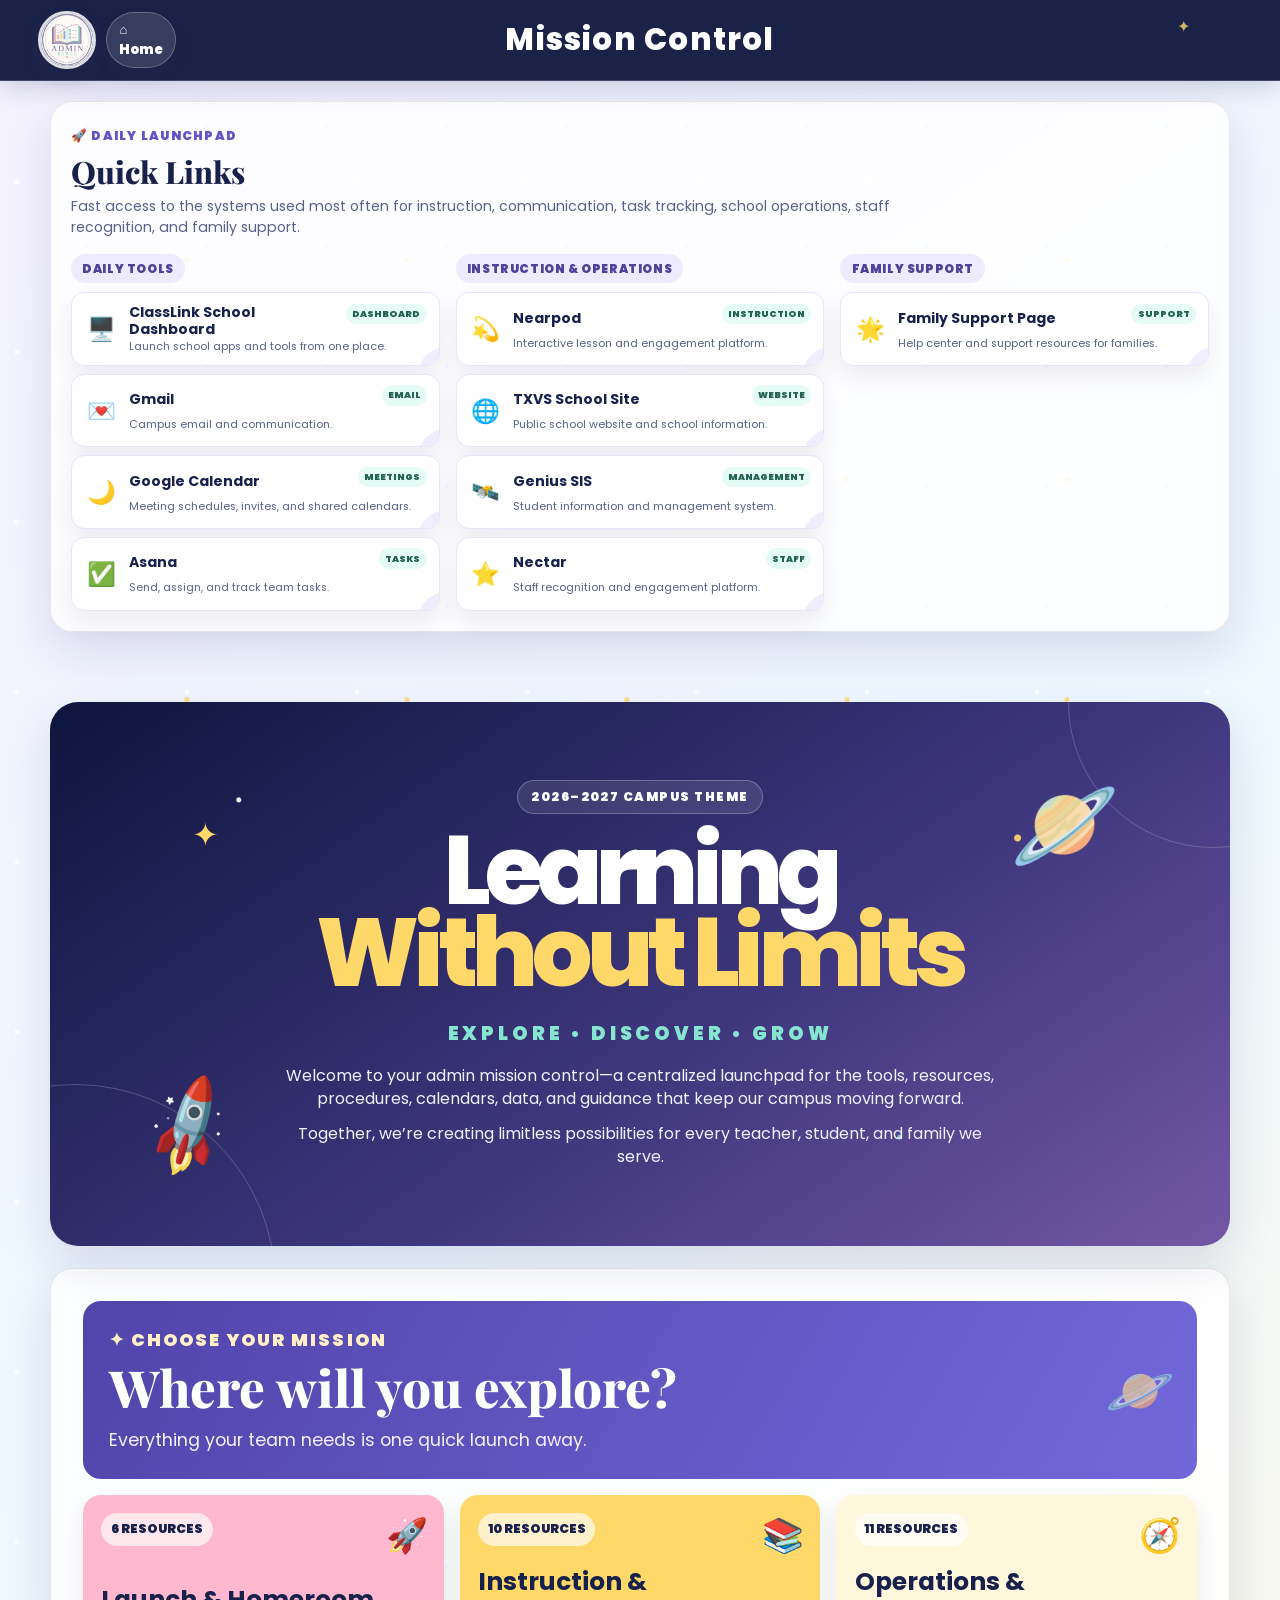
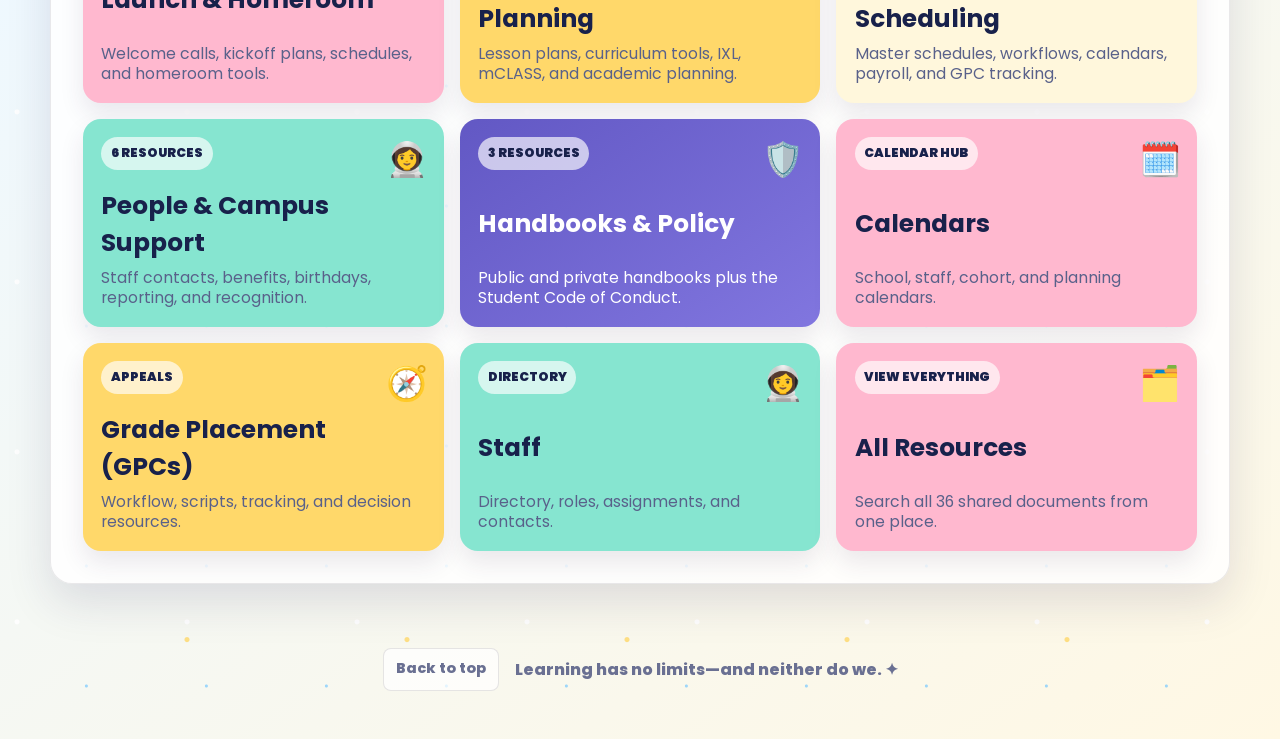
<file: index.html>
<!doctype html>
<html lang="en">
  <head>
    <meta charset="UTF-8" />
    <meta name="viewport" content="width=device-width, initial-scale=1.0" />
    <title>Learning Without Limits | Admin Mission Control</title>
    <link rel="preconnect" href="https://fonts.googleapis.com" />
    <link rel="preconnect" href="https://fonts.gstatic.com" crossorigin />
    <link href="https://fonts.googleapis.com/css2?family=Playfair+Display:wght@700;800&family=Poppins:wght@400;500;600;700;800;900&display=swap" rel="stylesheet" />
    <link rel="stylesheet" href="styles.css" />
  </head>
  <body>
    <header class="site-header" id="home"><div class="brand-group"><a class="brand" href="#home" aria-label="Admin Bible Site home"><img src="assets/admin-bible-logo.png" alt="Admin Bible logo" /></a><a class="home-pill" href="#home">⌂ Home</a></div><div class="header-welcome">Mission Control</div><div class="header-spacer" aria-hidden="true"></div></header>

    <main>
      <section class="hero" aria-labelledby="welcome-title">
        <div class="hero-grid">
          <section class="welcome-card">
            <div class="space-orbit" aria-hidden="true"><span class="orbit-star">✦</span><span class="orbit-planet">🪐</span><span class="orbit-rocket">🚀</span></div>
            <p class="mission-label">2026–2027 Campus Theme</p>
            <h1 class="theme-title" id="welcome-title">Learning<br><em>Without Limits</em></h1>
            <p class="theme-kicker">Explore • Discover • Grow</p>
            <div class="welcome-copy"><p>Welcome to your admin mission control—a centralized launchpad for the tools, resources, procedures, calendars, data, and guidance that keep our campus moving forward.</p><p>Together, we’re creating limitless possibilities for every teacher, student, and family we serve.</p></div>
          </section>

          <section class="tab-board" aria-label="Campus site tabs">
            <div class="board-heading">
              <p class="eyebrow">✦ Choose Your Mission</p>
              <h2>Where will you explore?</h2>
              <p>Everything your team needs is one quick launch away.</p>
            </div>

            <div class="tabs-grid">
              <a class="tab-card tab-pink" href="resources.html#launch-homeroom">
                <i aria-hidden="true">🚀</i><span>6 resources</span>
                <strong>Launch & Homeroom</strong>
                <small>Welcome calls, kickoff plans, schedules, and homeroom tools.</small>
              </a>
              <a class="tab-card tab-yellow" href="resources.html#instruction-planning">
                <i aria-hidden="true">📚</i><span>10 resources</span>
                <strong>Instruction & Planning</strong>
                <small>Lesson plans, curriculum tools, IXL, mCLASS, and academic planning.</small>
              </a>
              <a class="tab-card tab-cream" href="resources.html#operations-scheduling">
                <i aria-hidden="true">🧭</i><span>11 resources</span>
                <strong>Operations & Scheduling</strong>
                <small>Master schedules, workflows, calendars, payroll, and GPC tracking.</small>
              </a>
              <a class="tab-card tab-mint" href="resources.html#people-support">
                <i aria-hidden="true">👩‍🚀</i><span>6 resources</span>
                <strong>People & Campus Support</strong>
                <small>Staff contacts, benefits, birthdays, reporting, and recognition.</small>
              </a>
              <a class="tab-card tab-purple" href="resources.html#handbooks-policy">
                <i aria-hidden="true">🛡️</i><span>3 resources</span>
                <strong>Handbooks & Policy</strong>
                <small>Public and private handbooks plus the Student Code of Conduct.</small>
              </a>
              <a class="tab-card tab-pink" href="calendars.html">
                <i aria-hidden="true">🗓️</i><span>Calendar hub</span>
                <strong>Calendars</strong>
                <small>School, staff, cohort, and planning calendars.</small>
              </a>
              <a class="tab-card tab-yellow" href="gpcs.html">
                <i aria-hidden="true">🧭</i><span>Appeals</span>
                <strong>Grade Placement (GPCs)</strong>
                <small>Workflow, scripts, tracking, and decision resources.</small>
              </a>
              <a class="tab-card tab-mint" href="staff.html">
                <i aria-hidden="true">👩‍🚀</i><span>Directory</span>
                <strong>Staff</strong>
                <small>Directory, roles, assignments, and contacts.</small>
              </a>
              <a class="tab-card tab-pink" href="resources.html">
                <i aria-hidden="true">🗂️</i><span>View everything</span>
                <strong>All Resources</strong>
                <small>Search all 36 shared documents from one place.</small>
              </a>
            </div>
          </section>
        </div>
      </section>

      <section class="section homepage-quick-links" aria-labelledby="quick-links-title">
        <div class="section-title">
          <span>🚀 Daily Launchpad</span>
          <h2 id="quick-links-title">Quick Links</h2>
          <p>Fast access to the systems used most often for instruction, communication, task tracking, school operations, staff recognition, and family support.</p>
        </div>

        <div class="quick-link-group">
          <h3>Daily Tools</h3>
          <div class="quick-link-grid">
            <a href="https://login.classlink.com/my/txvs" target="_blank" rel="noopener"><i>🖥️</i><span>Dashboard</span><strong>ClassLink School Dashboard</strong><small>Launch school apps and tools from one place.</small></a>
            <a href="https://mail.google.com/" target="_blank" rel="noopener"><i>💌</i><span>Email</span><strong>Gmail</strong><small>Campus email and communication.</small></a>
            <a href="https://calendar.google.com/" target="_blank" rel="noopener"><i>🌙</i><span>Meetings</span><strong>Google Calendar</strong><small>Meeting schedules, invites, and shared calendars.</small></a>
            <a href="https://app.asana.com/" target="_blank" rel="noopener"><i>✅</i><span>Tasks</span><strong>Asana</strong><small>Send, assign, and track team tasks.</small></a>
          </div>
        </div>

        <div class="quick-link-group">
          <h3>Instruction & Operations</h3>
          <div class="quick-link-grid">
            <a href="https://nearpod.com/" target="_blank" rel="noopener"><i>💫</i><span>Instruction</span><strong>Nearpod</strong><small>Interactive lesson and engagement platform.</small></a>
            <a href="https://www.txvs.org/" target="_blank" rel="noopener"><i>🌐</i><span>Website</span><strong>TXVS School Site</strong><small>Public school website and school information.</small></a>
            <a href="https://stellarvirtual.geniussis.com/Dashboard.aspx" target="_blank" rel="noopener"><i>🛰️</i><span>Management</span><strong>Genius SIS</strong><small>Student information and management system.</small></a>
            <a href="https://app.nectarhr.com/login" target="_blank" rel="noopener"><i>⭐</i><span>Staff</span><strong>Nectar</strong><small>Staff recognition and engagement platform.</small></a>
          </div>
        </div>

        <div class="quick-link-group">
          <h3>Family Support</h3>
          <div class="quick-link-grid quick-link-grid-feature">
            <a href="https://support.txvs.org/s/" target="_blank" rel="noopener"><i>🌟</i><span>Support</span><strong>Family Support Page</strong><small>Help center and support resources for families.</small></a>
          </div>
        </div>
      </section>
    </main>

    <footer>
      <a href="#home">Back to top</a>
      <p>Learning has no limits—and neither do we. ✦</p>
    </footer>
  </body>
</html>
</file>
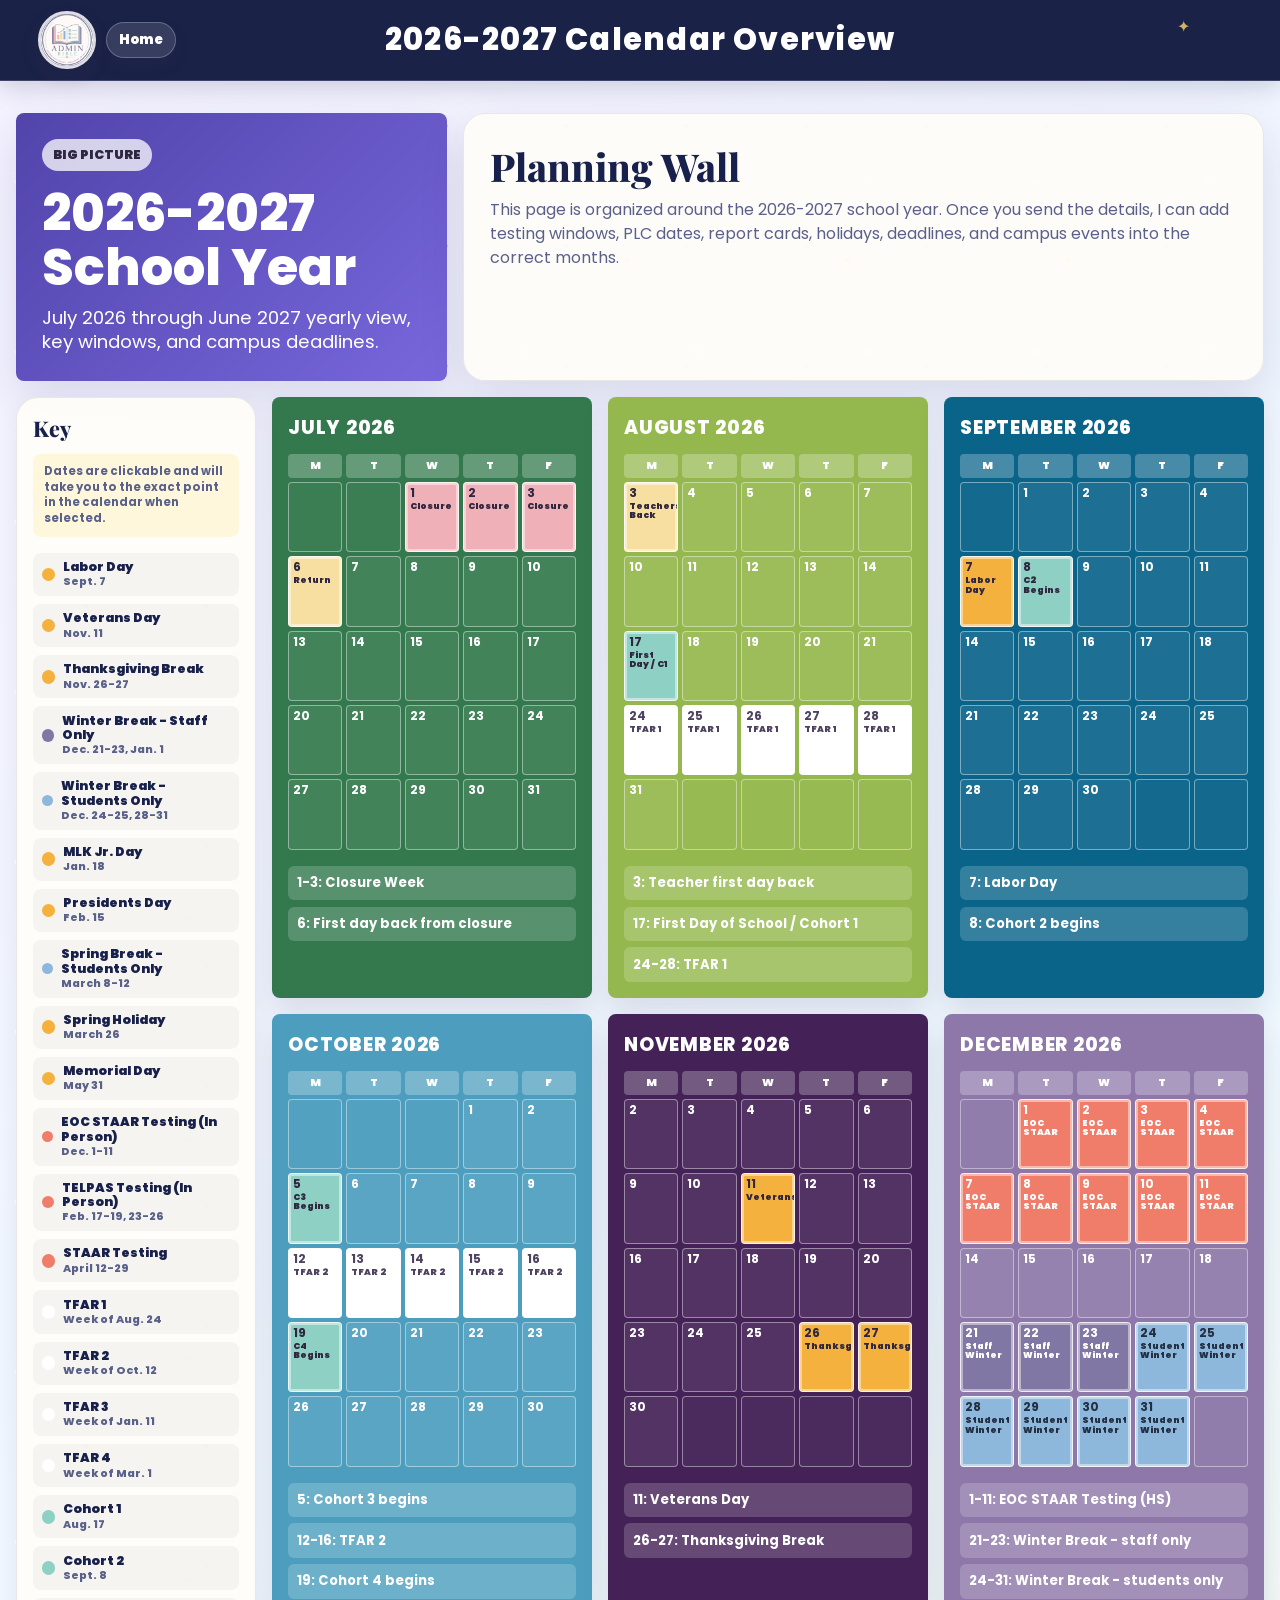
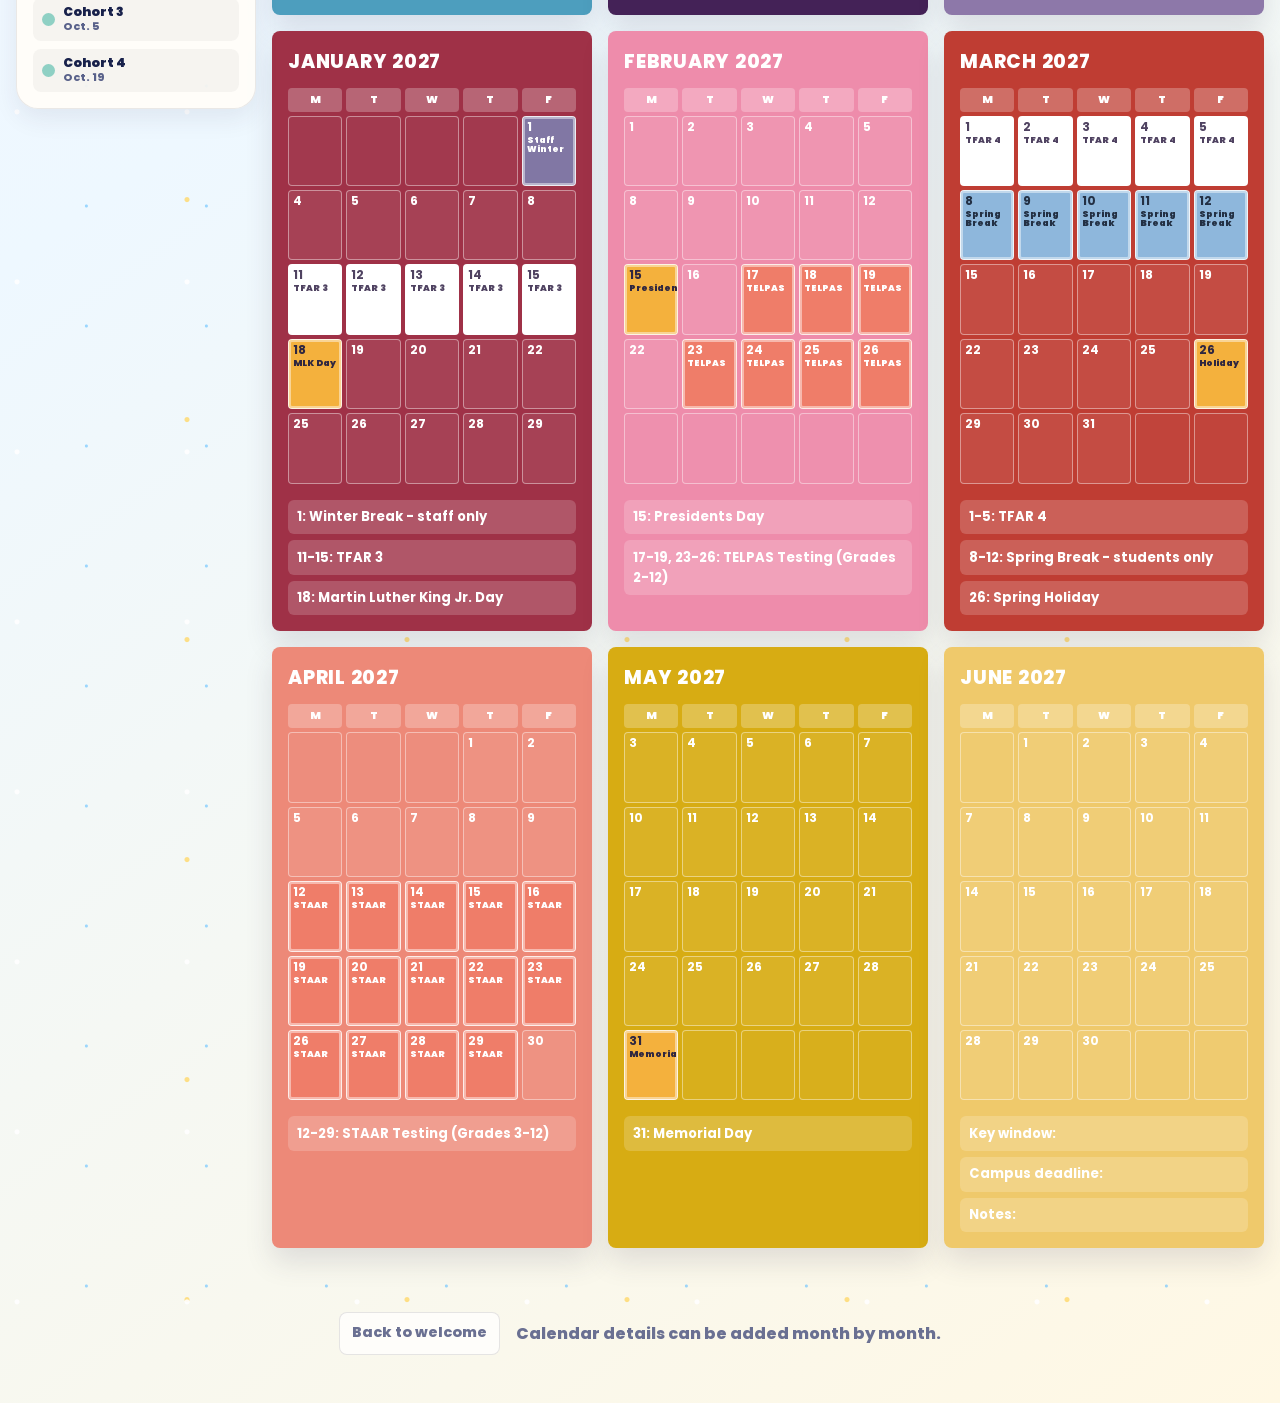
<file: calendar-overview.html>
<!doctype html>
<html lang="en">
  <head>
    <meta charset="UTF-8" />
    <meta name="viewport" content="width=device-width, initial-scale=1.0" />
    <title>2026-2027 Calendar Overview | Admin Bible Site</title>
    <link rel="preconnect" href="https://fonts.googleapis.com" />
    <link rel="preconnect" href="https://fonts.gstatic.com" crossorigin />
    <link href="https://fonts.googleapis.com/css2?family=Playfair+Display:wght@700;800&family=Poppins:wght@400;500;600;700;800;900&display=swap" rel="stylesheet" />
    <link rel="stylesheet" href="styles.css" />
  </head>
  <body>
    <header class="site-header" id="home">
      <div class="brand-group"><a class="brand" href="index.html" aria-label="Admin Bible Site home"><img src="assets/admin-bible-logo.png" alt="Admin Bible logo" /></a><a class="home-pill" href="index.html">Home</a></div>
      <div class="header-welcome">2026-2027 Calendar Overview</div>
      <div class="header-spacer" aria-hidden="true"></div>
    </header>

    <main class="calendar-overview-page">
      <section class="overview-hero">
        <div class="overview-intro-card">
          <span>Big Picture</span>
          <h1>2026-2027 School Year</h1>
          <p>July 2026 through June 2027 yearly view, key windows, and campus deadlines.</p>
        </div>
        <div class="overview-helper">
          <h2>Planning Wall</h2>
          <p>This page is organized around the 2026-2027 school year. Once you send the details, I can add testing windows, PLC dates, report cards, holidays, deadlines, and campus events into the correct months.</p>
        </div>
      </section>

      <section class="calendar-workspace">
        <aside class="calendar-key" aria-label="Clickable calendar key">
          <h2>Key</h2>
          <p class="key-note">Dates are clickable and will take you to the exact point in the calendar when selected.</p>
          <a href="#labor-day"><b class="legend-dot dayoff"></b><span>Labor Day<br><small>Sept. 7</small></span></a>
          <a href="#veterans-day"><b class="legend-dot dayoff"></b><span>Veterans Day<br><small>Nov. 11</small></span></a>
          <a href="#thanksgiving-break"><b class="legend-dot dayoff"></b><span>Thanksgiving Break<br><small>Nov. 26-27</small></span></a>
          <a href="#winter-staff"><b class="legend-dot staffonly"></b><span>Winter Break - Staff Only<br><small>Dec. 21-23, Jan. 1</small></span></a>
          <a href="#winter-students"><b class="legend-dot studentonly"></b><span>Winter Break - Students Only<br><small>Dec. 24-25, 28-31</small></span></a>
          <a href="#mlk-day"><b class="legend-dot dayoff"></b><span>MLK Jr. Day<br><small>Jan. 18</small></span></a>
          <a href="#presidents-day"><b class="legend-dot dayoff"></b><span>Presidents Day<br><small>Feb. 15</small></span></a>
          <a href="#spring-break"><b class="legend-dot studentonly"></b><span>Spring Break - Students Only<br><small>March 8-12</small></span></a>
          <a href="#spring-holiday"><b class="legend-dot dayoff"></b><span>Spring Holiday<br><small>March 26</small></span></a>
          <a href="#memorial-day"><b class="legend-dot dayoff"></b><span>Memorial Day<br><small>May 31</small></span></a>
          <a href="#eoc-staar"><b class="legend-dot testing"></b><span>EOC STAAR Testing (In Person)<br><small>Dec. 1-11</small></span></a>
          <a href="#telpas"><b class="legend-dot testing"></b><span>TELPAS Testing (In Person)<br><small>Feb. 17-19, 23-26</small></span></a>
          <a href="#staar"><b class="legend-dot testing"></b><span>STAAR Testing<br><small>April 12-29</small></span></a>
          <a href="#tfar-1"><b class="legend-dot benchmark"></b><span>TFAR 1<br><small>Week of Aug. 24</small></span></a>
          <a href="#tfar-2"><b class="legend-dot benchmark"></b><span>TFAR 2<br><small>Week of Oct. 12</small></span></a>
          <a href="#tfar-3"><b class="legend-dot benchmark"></b><span>TFAR 3<br><small>Week of Jan. 11</small></span></a>
          <a href="#tfar-4"><b class="legend-dot benchmark"></b><span>TFAR 4<br><small>Week of Mar. 1</small></span></a>
          <a href="#cohort-1"><b class="legend-dot cohort"></b><span>Cohort 1<br><small>Aug. 17</small></span></a>
          <a href="#cohort-2"><b class="legend-dot cohort"></b><span>Cohort 2<br><small>Sept. 8</small></span></a>
          <a href="#cohort-3"><b class="legend-dot cohort"></b><span>Cohort 3<br><small>Oct. 5</small></span></a>
          <a href="#cohort-4"><b class="legend-dot cohort"></b><span>Cohort 4<br><small>Oct. 19</small></span></a>
        </aside>
        <section class="year-wall" aria-label="2026-2027 school year weekday calendar overview">
          <article class="month-card m-jul" id="july-2026">
            <h3>JULY 2026</h3>
            <div class="mini-calendar weekday-only" aria-label="July 2026 weekday planning grid">
              <span class="weekday">M</span><span class="weekday">T</span><span class="weekday">W</span><span class="weekday">T</span><span class="weekday">F</span><span class="empty"></span><span class="empty"></span><span class="date-cell event-day closure" title="Closure Week" id="closure-week"><b>1</b><em>Closure</em></span><span class="date-cell event-day closure" title="Closure Week"><b>2</b><em>Closure</em></span><span class="date-cell event-day closure" title="Closure Week"><b>3</b><em>Closure</em></span><span class="date-cell event-day return" title="First day back from closure" id="closure-return"><b>6</b><em>Return</em></span><span class="date-cell"><b>7</b></span><span class="date-cell"><b>8</b></span><span class="date-cell"><b>9</b></span><span class="date-cell"><b>10</b></span><span class="date-cell"><b>13</b></span><span class="date-cell"><b>14</b></span><span class="date-cell"><b>15</b></span><span class="date-cell"><b>16</b></span><span class="date-cell"><b>17</b></span><span class="date-cell"><b>20</b></span><span class="date-cell"><b>21</b></span><span class="date-cell"><b>22</b></span><span class="date-cell"><b>23</b></span><span class="date-cell"><b>24</b></span><span class="date-cell"><b>27</b></span><span class="date-cell"><b>28</b></span><span class="date-cell"><b>29</b></span><span class="date-cell"><b>30</b></span><span class="date-cell"><b>31</b></span>
            </div>
            <div class="month-notes">
              <p>1-3: Closure Week</p><p>6: First day back from closure</p>
            </div>
          </article>
<article class="month-card m-aug" id="august-2026">
            <h3>AUGUST 2026</h3>
            <div class="mini-calendar weekday-only" aria-label="August 2026 weekday planning grid">
              <span class="weekday">M</span><span class="weekday">T</span><span class="weekday">W</span><span class="weekday">T</span><span class="weekday">F</span><span class="date-cell event-day teacher" title="Teacher first day back" id="teacher-return"><b>3</b><em>Teachers Back</em></span><span class="date-cell"><b>4</b></span><span class="date-cell"><b>5</b></span><span class="date-cell"><b>6</b></span><span class="date-cell"><b>7</b></span><span class="date-cell"><b>10</b></span><span class="date-cell"><b>11</b></span><span class="date-cell"><b>12</b></span><span class="date-cell"><b>13</b></span><span class="date-cell"><b>14</b></span><span class="date-cell event-day cohort" title="First Day of School / Cohort 1" id="cohort-1"><b>17</b><em>First Day / C1</em></span><span class="date-cell"><b>18</b></span><span class="date-cell"><b>19</b></span><span class="date-cell"><b>20</b></span><span class="date-cell"><b>21</b></span><span class="date-cell event-day benchmark" title="TFAR 1" id="tfar-1"><b>24</b><em>TFAR 1</em></span><span class="date-cell event-day benchmark" title="TFAR 1"><b>25</b><em>TFAR 1</em></span><span class="date-cell event-day benchmark" title="TFAR 1"><b>26</b><em>TFAR 1</em></span><span class="date-cell event-day benchmark" title="TFAR 1"><b>27</b><em>TFAR 1</em></span><span class="date-cell event-day benchmark" title="TFAR 1"><b>28</b><em>TFAR 1</em></span><span class="date-cell"><b>31</b></span><span class="empty"></span><span class="empty"></span><span class="empty"></span><span class="empty"></span>
            </div>
            <div class="month-notes">
              <p>3: Teacher first day back</p><p>17: First Day of School / Cohort 1</p><p>24-28: TFAR 1</p>
            </div>
          </article>
<article class="month-card m-sep" id="september-2026">
            <h3>SEPTEMBER 2026</h3>
            <div class="mini-calendar weekday-only" aria-label="September 2026 weekday planning grid">
              <span class="weekday">M</span><span class="weekday">T</span><span class="weekday">W</span><span class="weekday">T</span><span class="weekday">F</span><span class="empty"></span><span class="date-cell"><b>1</b></span><span class="date-cell"><b>2</b></span><span class="date-cell"><b>3</b></span><span class="date-cell"><b>4</b></span><span class="date-cell event-day dayoff" title="Labor Day" id="labor-day"><b>7</b><em>Labor Day</em></span><span class="date-cell event-day cohort" title="Cohort 2 begins" id="cohort-2"><b>8</b><em>C2 Begins</em></span><span class="date-cell"><b>9</b></span><span class="date-cell"><b>10</b></span><span class="date-cell"><b>11</b></span><span class="date-cell"><b>14</b></span><span class="date-cell"><b>15</b></span><span class="date-cell"><b>16</b></span><span class="date-cell"><b>17</b></span><span class="date-cell"><b>18</b></span><span class="date-cell"><b>21</b></span><span class="date-cell"><b>22</b></span><span class="date-cell"><b>23</b></span><span class="date-cell"><b>24</b></span><span class="date-cell"><b>25</b></span><span class="date-cell"><b>28</b></span><span class="date-cell"><b>29</b></span><span class="date-cell"><b>30</b></span><span class="empty"></span><span class="empty"></span>
            </div>
            <div class="month-notes">
              <p>7: Labor Day</p><p>8: Cohort 2 begins</p>
            </div>
          </article>
<article class="month-card m-oct" id="october-2026">
            <h3>OCTOBER 2026</h3>
            <div class="mini-calendar weekday-only" aria-label="October 2026 weekday planning grid">
              <span class="weekday">M</span><span class="weekday">T</span><span class="weekday">W</span><span class="weekday">T</span><span class="weekday">F</span><span class="empty"></span><span class="empty"></span><span class="empty"></span><span class="date-cell"><b>1</b></span><span class="date-cell"><b>2</b></span><span class="date-cell event-day cohort" title="Cohort 3 begins" id="cohort-3"><b>5</b><em>C3 Begins</em></span><span class="date-cell"><b>6</b></span><span class="date-cell"><b>7</b></span><span class="date-cell"><b>8</b></span><span class="date-cell"><b>9</b></span><span class="date-cell event-day benchmark" title="TFAR 2" id="tfar-2"><b>12</b><em>TFAR 2</em></span><span class="date-cell event-day benchmark" title="TFAR 2"><b>13</b><em>TFAR 2</em></span><span class="date-cell event-day benchmark" title="TFAR 2"><b>14</b><em>TFAR 2</em></span><span class="date-cell event-day benchmark" title="TFAR 2"><b>15</b><em>TFAR 2</em></span><span class="date-cell event-day benchmark" title="TFAR 2"><b>16</b><em>TFAR 2</em></span><span class="date-cell event-day cohort" title="Cohort 4 begins" id="cohort-4"><b>19</b><em>C4 Begins</em></span><span class="date-cell"><b>20</b></span><span class="date-cell"><b>21</b></span><span class="date-cell"><b>22</b></span><span class="date-cell"><b>23</b></span><span class="date-cell"><b>26</b></span><span class="date-cell"><b>27</b></span><span class="date-cell"><b>28</b></span><span class="date-cell"><b>29</b></span><span class="date-cell"><b>30</b></span>
            </div>
            <div class="month-notes">
              <p>5: Cohort 3 begins</p><p>12-16: TFAR 2</p><p>19: Cohort 4 begins</p>
            </div>
          </article>
<article class="month-card m-nov" id="november-2026">
            <h3>NOVEMBER 2026</h3>
            <div class="mini-calendar weekday-only" aria-label="November 2026 weekday planning grid">
              <span class="weekday">M</span><span class="weekday">T</span><span class="weekday">W</span><span class="weekday">T</span><span class="weekday">F</span><span class="date-cell"><b>2</b></span><span class="date-cell"><b>3</b></span><span class="date-cell"><b>4</b></span><span class="date-cell"><b>5</b></span><span class="date-cell"><b>6</b></span><span class="date-cell"><b>9</b></span><span class="date-cell"><b>10</b></span><span class="date-cell event-day dayoff" title="Veterans Day" id="veterans-day"><b>11</b><em>Veterans</em></span><span class="date-cell"><b>12</b></span><span class="date-cell"><b>13</b></span><span class="date-cell"><b>16</b></span><span class="date-cell"><b>17</b></span><span class="date-cell"><b>18</b></span><span class="date-cell"><b>19</b></span><span class="date-cell"><b>20</b></span><span class="date-cell"><b>23</b></span><span class="date-cell"><b>24</b></span><span class="date-cell"><b>25</b></span><span class="date-cell event-day dayoff" title="Thanksgiving Break" id="thanksgiving-break"><b>26</b><em>Thanksgiving</em></span><span class="date-cell event-day dayoff" title="Thanksgiving Break"><b>27</b><em>Thanksgiving</em></span><span class="date-cell"><b>30</b></span><span class="empty"></span><span class="empty"></span><span class="empty"></span><span class="empty"></span>
            </div>
            <div class="month-notes">
              <p>11: Veterans Day</p><p>26-27: Thanksgiving Break</p>
            </div>
          </article>
<article class="month-card m-dec" id="december-2026">
            <h3>DECEMBER 2026</h3>
            <div class="mini-calendar weekday-only" aria-label="December 2026 weekday planning grid">
              <span class="weekday">M</span><span class="weekday">T</span><span class="weekday">W</span><span class="weekday">T</span><span class="weekday">F</span><span class="empty"></span><span class="date-cell event-day testing" title="EOC STAAR Testing (HS)" id="eoc-staar"><b>1</b><em>EOC STAAR</em></span><span class="date-cell event-day testing" title="EOC STAAR Testing (HS)"><b>2</b><em>EOC STAAR</em></span><span class="date-cell event-day testing" title="EOC STAAR Testing (HS)"><b>3</b><em>EOC STAAR</em></span><span class="date-cell event-day testing" title="EOC STAAR Testing (HS)"><b>4</b><em>EOC STAAR</em></span><span class="date-cell event-day testing" title="EOC STAAR Testing (HS)"><b>7</b><em>EOC STAAR</em></span><span class="date-cell event-day testing" title="EOC STAAR Testing (HS)"><b>8</b><em>EOC STAAR</em></span><span class="date-cell event-day testing" title="EOC STAAR Testing (HS)"><b>9</b><em>EOC STAAR</em></span><span class="date-cell event-day testing" title="EOC STAAR Testing (HS)"><b>10</b><em>EOC STAAR</em></span><span class="date-cell event-day testing" title="EOC STAAR Testing (HS)"><b>11</b><em>EOC STAAR</em></span><span class="date-cell"><b>14</b></span><span class="date-cell"><b>15</b></span><span class="date-cell"><b>16</b></span><span class="date-cell"><b>17</b></span><span class="date-cell"><b>18</b></span><span class="date-cell event-day staffonly" title="Winter Break - staff only" id="winter-staff"><b>21</b><em>Staff Winter</em></span><span class="date-cell event-day staffonly" title="Winter Break - staff only"><b>22</b><em>Staff Winter</em></span><span class="date-cell event-day staffonly" title="Winter Break - staff only"><b>23</b><em>Staff Winter</em></span><span class="date-cell event-day studentonly" title="Winter Break - students only" id="winter-students"><b>24</b><em>Student Winter</em></span><span class="date-cell event-day studentonly" title="Winter Break - students only"><b>25</b><em>Student Winter</em></span><span class="date-cell event-day studentonly" title="Winter Break - students only"><b>28</b><em>Student Winter</em></span><span class="date-cell event-day studentonly" title="Winter Break - students only"><b>29</b><em>Student Winter</em></span><span class="date-cell event-day studentonly" title="Winter Break - students only"><b>30</b><em>Student Winter</em></span><span class="date-cell event-day studentonly" title="Winter Break - students only"><b>31</b><em>Student Winter</em></span><span class="empty"></span>
            </div>
            <div class="month-notes">
              <p>1-11: EOC STAAR Testing (HS)</p><p>21-23: Winter Break - staff only</p><p>24-31: Winter Break - students only</p>
            </div>
          </article>
<article class="month-card m-jan" id="january-2027">
            <h3>JANUARY 2027</h3>
            <div class="mini-calendar weekday-only" aria-label="January 2027 weekday planning grid">
              <span class="weekday">M</span><span class="weekday">T</span><span class="weekday">W</span><span class="weekday">T</span><span class="weekday">F</span><span class="empty"></span><span class="empty"></span><span class="empty"></span><span class="empty"></span><span class="date-cell event-day staffonly" title="Winter Break - staff only" id="winter-staff-jan"><b>1</b><em>Staff Winter</em></span><span class="date-cell"><b>4</b></span><span class="date-cell"><b>5</b></span><span class="date-cell"><b>6</b></span><span class="date-cell"><b>7</b></span><span class="date-cell"><b>8</b></span><span class="date-cell event-day benchmark" title="TFAR 3" id="tfar-3"><b>11</b><em>TFAR 3</em></span><span class="date-cell event-day benchmark" title="TFAR 3"><b>12</b><em>TFAR 3</em></span><span class="date-cell event-day benchmark" title="TFAR 3"><b>13</b><em>TFAR 3</em></span><span class="date-cell event-day benchmark" title="TFAR 3"><b>14</b><em>TFAR 3</em></span><span class="date-cell event-day benchmark" title="TFAR 3"><b>15</b><em>TFAR 3</em></span><span class="date-cell event-day dayoff" title="Martin Luther King Jr. Day" id="mlk-day"><b>18</b><em>MLK Day</em></span><span class="date-cell"><b>19</b></span><span class="date-cell"><b>20</b></span><span class="date-cell"><b>21</b></span><span class="date-cell"><b>22</b></span><span class="date-cell"><b>25</b></span><span class="date-cell"><b>26</b></span><span class="date-cell"><b>27</b></span><span class="date-cell"><b>28</b></span><span class="date-cell"><b>29</b></span>
            </div>
            <div class="month-notes">
              <p>1: Winter Break - staff only</p><p>11-15: TFAR 3</p><p>18: Martin Luther King Jr. Day</p>
            </div>
          </article>
<article class="month-card m-feb" id="february-2027">
            <h3>FEBRUARY 2027</h3>
            <div class="mini-calendar weekday-only" aria-label="February 2027 weekday planning grid">
              <span class="weekday">M</span><span class="weekday">T</span><span class="weekday">W</span><span class="weekday">T</span><span class="weekday">F</span><span class="date-cell"><b>1</b></span><span class="date-cell"><b>2</b></span><span class="date-cell"><b>3</b></span><span class="date-cell"><b>4</b></span><span class="date-cell"><b>5</b></span><span class="date-cell"><b>8</b></span><span class="date-cell"><b>9</b></span><span class="date-cell"><b>10</b></span><span class="date-cell"><b>11</b></span><span class="date-cell"><b>12</b></span><span class="date-cell event-day dayoff" title="Presidents Day" id="presidents-day"><b>15</b><em>Presidents</em></span><span class="date-cell"><b>16</b></span><span class="date-cell event-day testing" title="TELPAS Testing (Grades 2-12)" id="telpas"><b>17</b><em>TELPAS</em></span><span class="date-cell event-day testing" title="TELPAS Testing (Grades 2-12)"><b>18</b><em>TELPAS</em></span><span class="date-cell event-day testing" title="TELPAS Testing (Grades 2-12)"><b>19</b><em>TELPAS</em></span><span class="date-cell"><b>22</b></span><span class="date-cell event-day testing" title="TELPAS Testing (Grades 2-12)"><b>23</b><em>TELPAS</em></span><span class="date-cell event-day testing" title="TELPAS Testing (Grades 2-12)"><b>24</b><em>TELPAS</em></span><span class="date-cell event-day testing" title="TELPAS Testing (Grades 2-12)"><b>25</b><em>TELPAS</em></span><span class="date-cell event-day testing" title="TELPAS Testing (Grades 2-12)"><b>26</b><em>TELPAS</em></span><span class="empty"></span><span class="empty"></span><span class="empty"></span><span class="empty"></span><span class="empty"></span>
            </div>
            <div class="month-notes">
              <p>15: Presidents Day</p><p>17-19, 23-26: TELPAS Testing (Grades 2-12)</p>
            </div>
          </article>
<article class="month-card m-mar" id="march-2027">
            <h3>MARCH 2027</h3>
            <div class="mini-calendar weekday-only" aria-label="March 2027 weekday planning grid">
              <span class="weekday">M</span><span class="weekday">T</span><span class="weekday">W</span><span class="weekday">T</span><span class="weekday">F</span><span class="date-cell event-day benchmark" title="TFAR 4" id="tfar-4"><b>1</b><em>TFAR 4</em></span><span class="date-cell event-day benchmark" title="TFAR 4"><b>2</b><em>TFAR 4</em></span><span class="date-cell event-day benchmark" title="TFAR 4"><b>3</b><em>TFAR 4</em></span><span class="date-cell event-day benchmark" title="TFAR 4"><b>4</b><em>TFAR 4</em></span><span class="date-cell event-day benchmark" title="TFAR 4"><b>5</b><em>TFAR 4</em></span><span class="date-cell event-day studentonly" title="Spring Break - students only" id="spring-break"><b>8</b><em>Spring Break</em></span><span class="date-cell event-day studentonly" title="Spring Break - students only"><b>9</b><em>Spring Break</em></span><span class="date-cell event-day studentonly" title="Spring Break - students only"><b>10</b><em>Spring Break</em></span><span class="date-cell event-day studentonly" title="Spring Break - students only"><b>11</b><em>Spring Break</em></span><span class="date-cell event-day studentonly" title="Spring Break - students only"><b>12</b><em>Spring Break</em></span><span class="date-cell"><b>15</b></span><span class="date-cell"><b>16</b></span><span class="date-cell"><b>17</b></span><span class="date-cell"><b>18</b></span><span class="date-cell"><b>19</b></span><span class="date-cell"><b>22</b></span><span class="date-cell"><b>23</b></span><span class="date-cell"><b>24</b></span><span class="date-cell"><b>25</b></span><span class="date-cell event-day dayoff" title="Spring Holiday" id="spring-holiday"><b>26</b><em>Holiday</em></span><span class="date-cell"><b>29</b></span><span class="date-cell"><b>30</b></span><span class="date-cell"><b>31</b></span><span class="empty"></span><span class="empty"></span>
            </div>
            <div class="month-notes">
              <p>1-5: TFAR 4</p><p>8-12: Spring Break - students only</p><p>26: Spring Holiday</p>
            </div>
          </article>
<article class="month-card m-apr" id="april-2027">
            <h3>APRIL 2027</h3>
            <div class="mini-calendar weekday-only" aria-label="April 2027 weekday planning grid">
              <span class="weekday">M</span><span class="weekday">T</span><span class="weekday">W</span><span class="weekday">T</span><span class="weekday">F</span><span class="empty"></span><span class="empty"></span><span class="empty"></span><span class="date-cell"><b>1</b></span><span class="date-cell"><b>2</b></span><span class="date-cell"><b>5</b></span><span class="date-cell"><b>6</b></span><span class="date-cell"><b>7</b></span><span class="date-cell"><b>8</b></span><span class="date-cell"><b>9</b></span><span class="date-cell event-day testing" title="STAAR Testing (Grades 3-12)" id="staar"><b>12</b><em>STAAR</em></span><span class="date-cell event-day testing" title="STAAR Testing (Grades 3-12)"><b>13</b><em>STAAR</em></span><span class="date-cell event-day testing" title="STAAR Testing (Grades 3-12)"><b>14</b><em>STAAR</em></span><span class="date-cell event-day testing" title="STAAR Testing (Grades 3-12)"><b>15</b><em>STAAR</em></span><span class="date-cell event-day testing" title="STAAR Testing (Grades 3-12)"><b>16</b><em>STAAR</em></span><span class="date-cell event-day testing" title="STAAR Testing (Grades 3-12)"><b>19</b><em>STAAR</em></span><span class="date-cell event-day testing" title="STAAR Testing (Grades 3-12)"><b>20</b><em>STAAR</em></span><span class="date-cell event-day testing" title="STAAR Testing (Grades 3-12)"><b>21</b><em>STAAR</em></span><span class="date-cell event-day testing" title="STAAR Testing (Grades 3-12)"><b>22</b><em>STAAR</em></span><span class="date-cell event-day testing" title="STAAR Testing (Grades 3-12)"><b>23</b><em>STAAR</em></span><span class="date-cell event-day testing" title="STAAR Testing (Grades 3-12)"><b>26</b><em>STAAR</em></span><span class="date-cell event-day testing" title="STAAR Testing (Grades 3-12)"><b>27</b><em>STAAR</em></span><span class="date-cell event-day testing" title="STAAR Testing (Grades 3-12)"><b>28</b><em>STAAR</em></span><span class="date-cell event-day testing" title="STAAR Testing (Grades 3-12)"><b>29</b><em>STAAR</em></span><span class="date-cell"><b>30</b></span>
            </div>
            <div class="month-notes">
              <p>12-29: STAAR Testing (Grades 3-12)</p>
            </div>
          </article>
<article class="month-card m-may" id="may-2027">
            <h3>MAY 2027</h3>
            <div class="mini-calendar weekday-only" aria-label="May 2027 weekday planning grid">
              <span class="weekday">M</span><span class="weekday">T</span><span class="weekday">W</span><span class="weekday">T</span><span class="weekday">F</span><span class="date-cell"><b>3</b></span><span class="date-cell"><b>4</b></span><span class="date-cell"><b>5</b></span><span class="date-cell"><b>6</b></span><span class="date-cell"><b>7</b></span><span class="date-cell"><b>10</b></span><span class="date-cell"><b>11</b></span><span class="date-cell"><b>12</b></span><span class="date-cell"><b>13</b></span><span class="date-cell"><b>14</b></span><span class="date-cell"><b>17</b></span><span class="date-cell"><b>18</b></span><span class="date-cell"><b>19</b></span><span class="date-cell"><b>20</b></span><span class="date-cell"><b>21</b></span><span class="date-cell"><b>24</b></span><span class="date-cell"><b>25</b></span><span class="date-cell"><b>26</b></span><span class="date-cell"><b>27</b></span><span class="date-cell"><b>28</b></span><span class="date-cell event-day dayoff" title="Memorial Day" id="memorial-day"><b>31</b><em>Memorial</em></span><span class="empty"></span><span class="empty"></span><span class="empty"></span><span class="empty"></span>
            </div>
            <div class="month-notes">
              <p>31: Memorial Day</p>
            </div>
          </article>
<article class="month-card m-jun" id="june-2027">
            <h3>JUNE 2027</h3>
            <div class="mini-calendar weekday-only" aria-label="June 2027 weekday planning grid">
              <span class="weekday">M</span><span class="weekday">T</span><span class="weekday">W</span><span class="weekday">T</span><span class="weekday">F</span><span class="empty"></span><span class="date-cell"><b>1</b></span><span class="date-cell"><b>2</b></span><span class="date-cell"><b>3</b></span><span class="date-cell"><b>4</b></span><span class="date-cell"><b>7</b></span><span class="date-cell"><b>8</b></span><span class="date-cell"><b>9</b></span><span class="date-cell"><b>10</b></span><span class="date-cell"><b>11</b></span><span class="date-cell"><b>14</b></span><span class="date-cell"><b>15</b></span><span class="date-cell"><b>16</b></span><span class="date-cell"><b>17</b></span><span class="date-cell"><b>18</b></span><span class="date-cell"><b>21</b></span><span class="date-cell"><b>22</b></span><span class="date-cell"><b>23</b></span><span class="date-cell"><b>24</b></span><span class="date-cell"><b>25</b></span><span class="date-cell"><b>28</b></span><span class="date-cell"><b>29</b></span><span class="date-cell"><b>30</b></span><span class="empty"></span><span class="empty"></span>
            </div>
            <div class="month-notes">
              <p>Key window:</p><p>Campus deadline:</p><p>Notes:</p>
            </div>
          </article>
        </section>
      </section>
    </main>

    <footer>
      <a href="index.html">Back to welcome</a>
      <p>Calendar details can be added month by month.</p>
    </footer>
  </body>
</html>
</file>
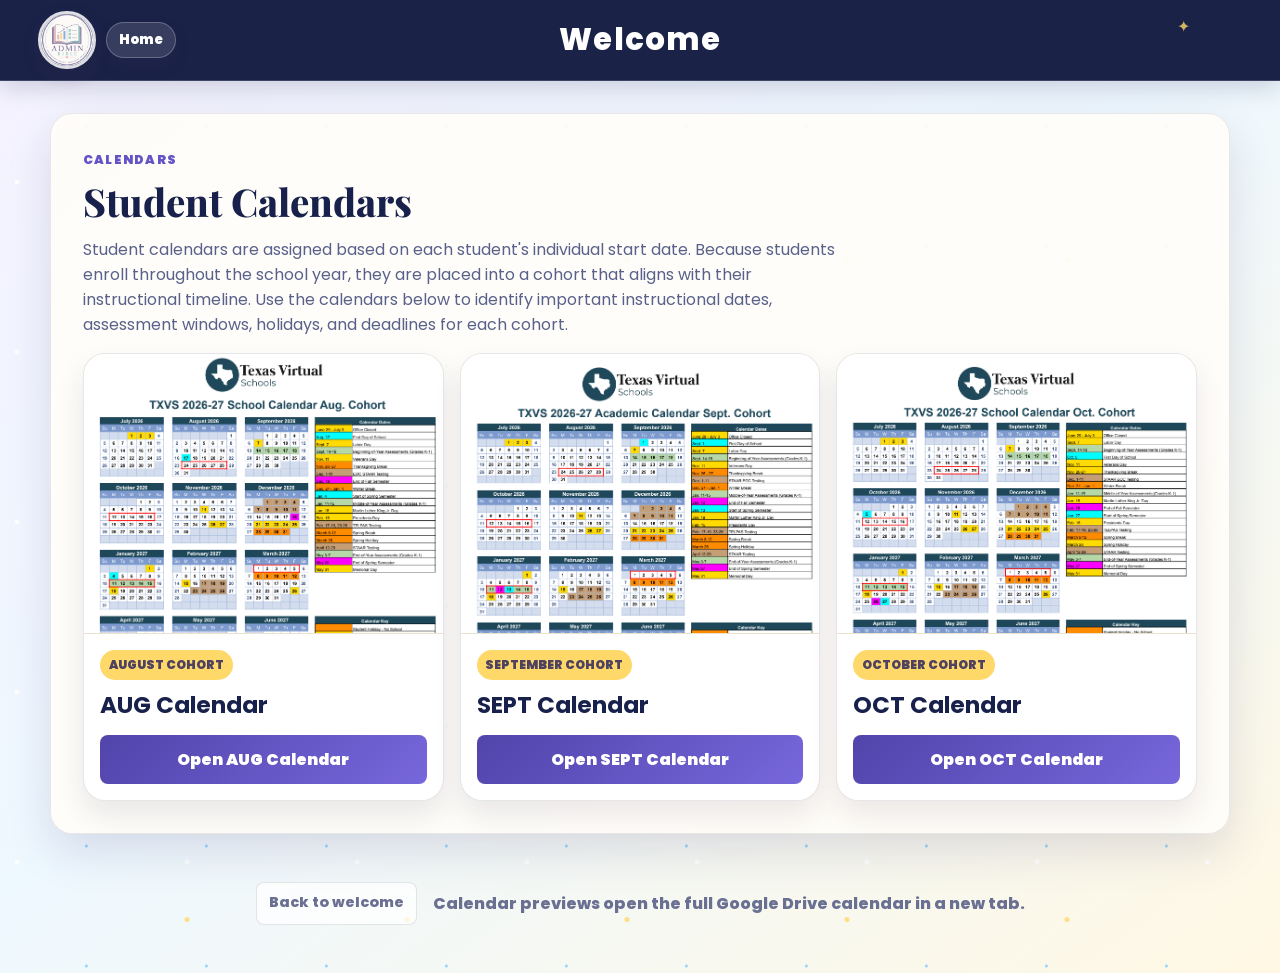
<file: calendars.html>
<!doctype html>
<html lang="en">
  <head>
    <meta charset="UTF-8" />
    <meta name="viewport" content="width=device-width, initial-scale=1.0" />
    <title>Student Calendars | Admin Bible Site</title>
    <link rel="preconnect" href="https://fonts.googleapis.com" />
    <link rel="preconnect" href="https://fonts.gstatic.com" crossorigin />
    <link href="https://fonts.googleapis.com/css2?family=Playfair+Display:wght@700;800&family=Poppins:wght@400;500;600;700;800;900&display=swap" rel="stylesheet" />
    <link rel="stylesheet" href="styles.css" />
  </head>
  <body>
    <header class="site-header" id="home"><div class="brand-group"><a class="brand" href="index.html" aria-label="Admin Bible Site home"><img src="assets/admin-bible-logo.png" alt="Admin Bible logo" /></a><a class="home-pill" href="index.html">Home</a></div><div class="header-welcome">Welcome</div><div class="header-spacer" aria-hidden="true"></div></header>
    <main class="standalone-page">
      <section class="section calendar-page" id="calendars">
        <div class="section-title">
          <span>Calendars</span>
          <h2>Student Calendars</h2>
          <p>Student calendars are assigned based on each student's individual start date. Because students enroll throughout the school year, they are placed into a cohort that aligns with their instructional timeline. Use the calendars below to identify important instructional dates, assessment windows, holidays, and deadlines for each cohort.</p>
        </div>
        <div class="calendar-preview-grid">
          <article class="calendar-card">
            <a class="calendar-image-link" href="https://drive.google.com/file/d/18uc69WyOO0QUsLQryx5c5CqkfLU69GG8/view" target="_blank" rel="noopener">
              <img src="assets/calendar-aug-cohort.png" alt="TXVS 2026-27 School Calendar Aug. Cohort" />
            </a>
            <div class="calendar-card-body">
              <span>August Cohort</span>
              <h3>AUG Calendar</h3>
              <a class="open-calendar" href="https://drive.google.com/file/d/18uc69WyOO0QUsLQryx5c5CqkfLU69GG8/view" target="_blank" rel="noopener">Open AUG Calendar</a>
            </div>
          </article>

          <article class="calendar-card">
            <a class="calendar-image-link" href="https://drive.google.com/file/d/1g6ALESA2Q4HoSKQizty0o5294tNPz-43/view" target="_blank" rel="noopener">
              <img src="assets/calendar-sept-cohort.png" alt="TXVS 2026-27 Academic Calendar Sept. Cohort" />
            </a>
            <div class="calendar-card-body">
              <span>September Cohort</span>
              <h3>SEPT Calendar</h3>
              <a class="open-calendar" href="https://drive.google.com/file/d/1g6ALESA2Q4HoSKQizty0o5294tNPz-43/view" target="_blank" rel="noopener">Open SEPT Calendar</a>
            </div>
          </article>

          <article class="calendar-card">
            <a class="calendar-image-link" href="https://drive.google.com/file/d/18fDrLK_fVZ42aev0AyzaroNiyF8uZTEl/view" target="_blank" rel="noopener">
              <img src="assets/calendar-oct-cohort.png" alt="TXVS 2026-27 School Calendar Oct. Cohort" />
            </a>
            <div class="calendar-card-body">
              <span>October Cohort</span>
              <h3>OCT Calendar</h3>
              <a class="open-calendar" href="https://drive.google.com/file/d/18fDrLK_fVZ42aev0AyzaroNiyF8uZTEl/view" target="_blank" rel="noopener">Open OCT Calendar</a>
            </div>
          </article>
        </div>
      </section>
    </main>
    <footer>
      <a href="index.html">Back to welcome</a>
      <p>Calendar previews open the full Google Drive calendar in a new tab.</p>
    </footer>
  </body>
</html>
</file>
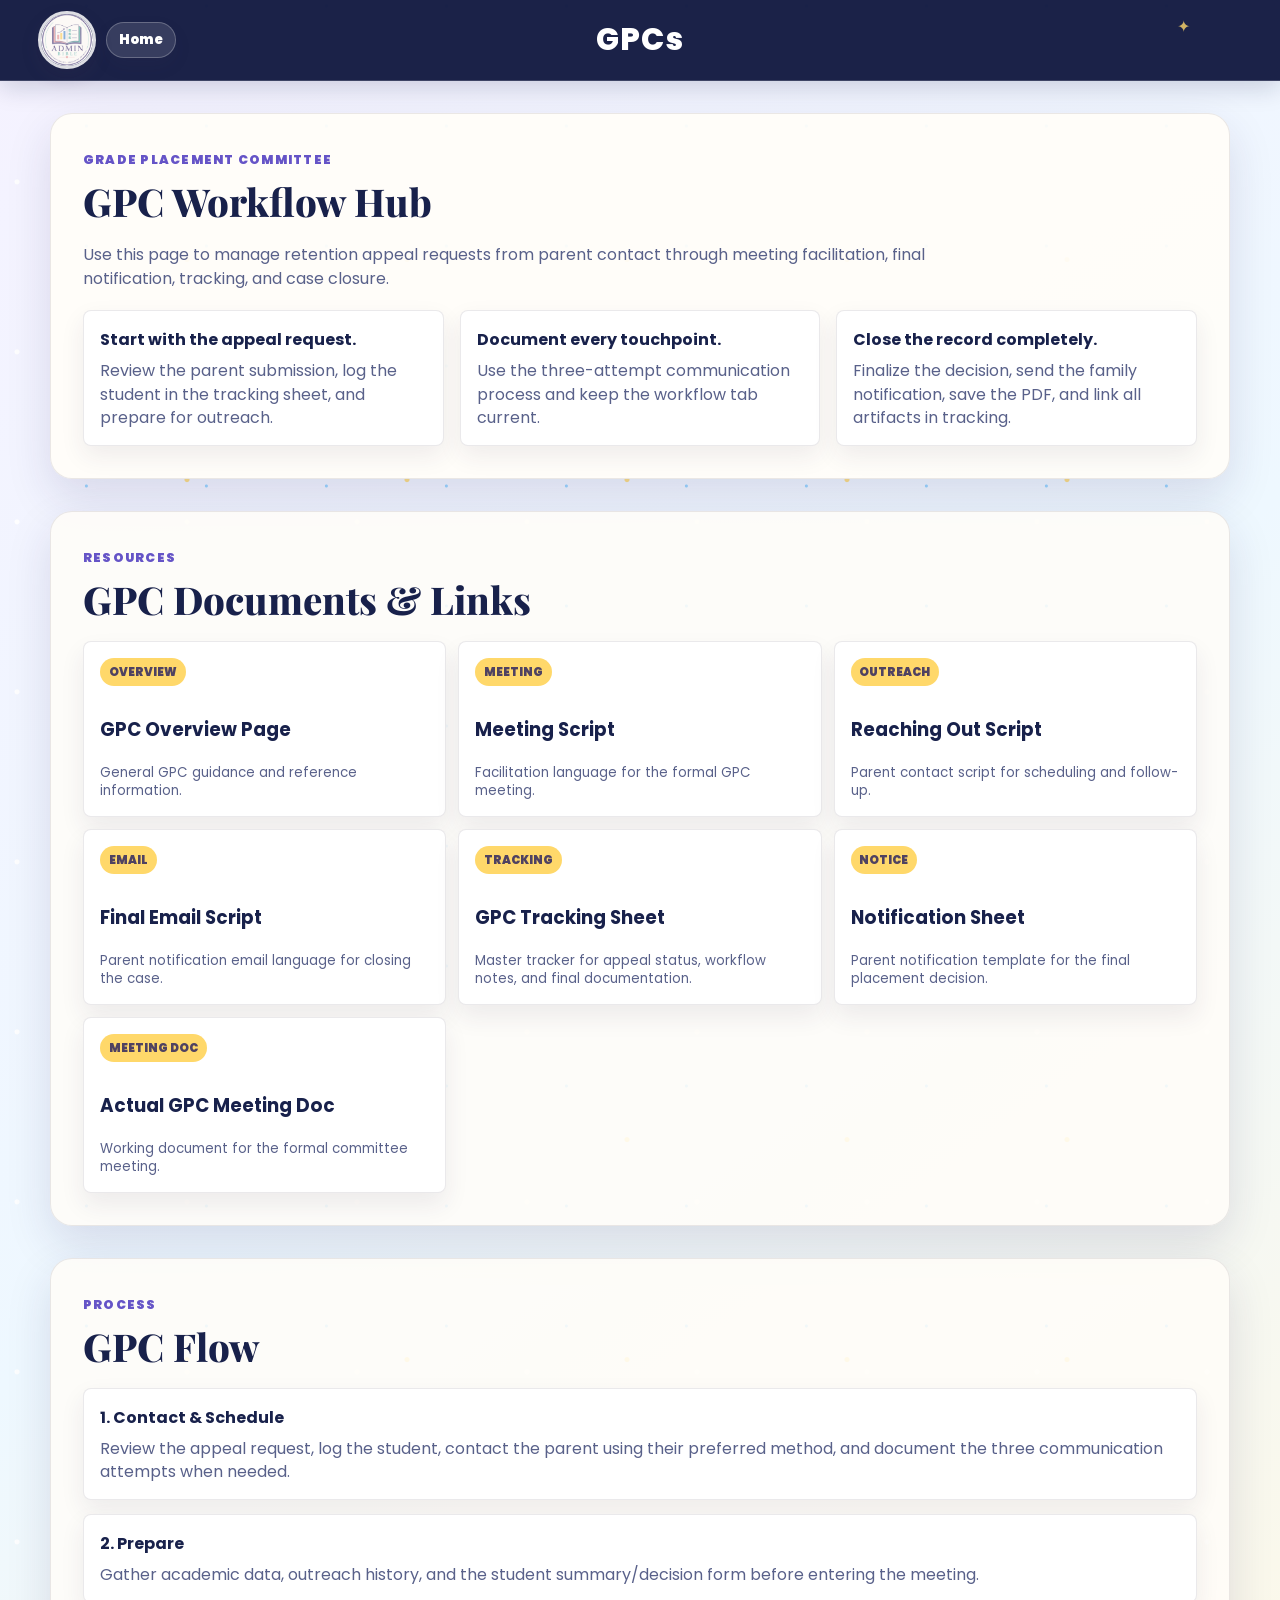
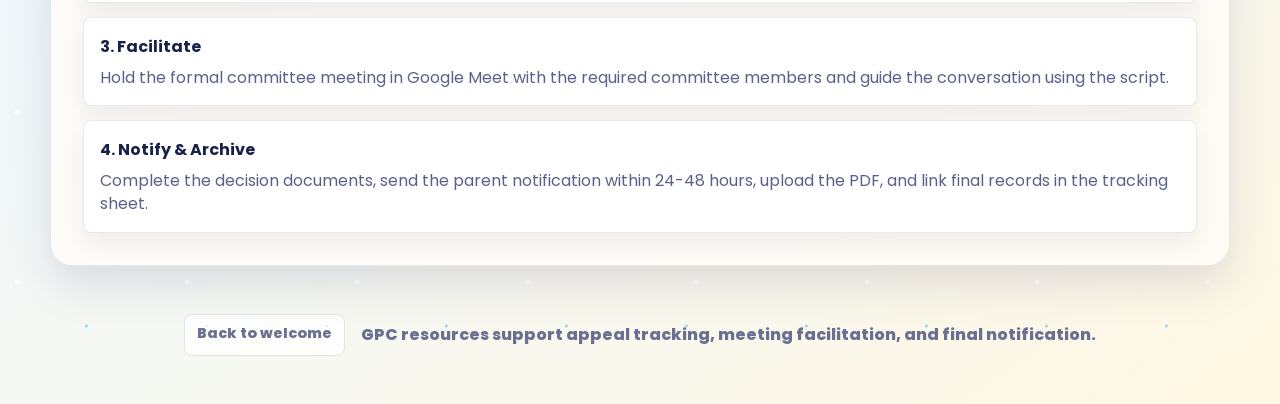
<file: gpcs.html>
<!doctype html>
<html lang="en">
  <head>
    <meta charset="UTF-8" />
    <meta name="viewport" content="width=device-width, initial-scale=1.0" />
    <title>Grade Placement (GPCs) | Admin Bible Site</title>
    <link rel="preconnect" href="https://fonts.googleapis.com" />
    <link rel="preconnect" href="https://fonts.gstatic.com" crossorigin />
    <link href="https://fonts.googleapis.com/css2?family=Playfair+Display:wght@700;800&family=Poppins:wght@400;500;600;700;800;900&display=swap" rel="stylesheet" />
    <link rel="stylesheet" href="styles.css" />
  </head>
  <body>
    <header class="site-header" id="home"><div class="brand-group"><a class="brand" href="index.html" aria-label="Admin Bible Site home"><img src="assets/admin-bible-logo.png" alt="Admin Bible logo" /></a><a class="home-pill" href="index.html">Home</a></div><div class="header-welcome">GPCs</div><div class="header-spacer" aria-hidden="true"></div></header>
    <main class="standalone-page gpc-page">
      <section class="section gpc-hero" id="gpc-overview">
        <div class="section-title">
          <span>Grade Placement Committee</span>
          <h2>GPC Workflow Hub</h2>
          <p>Use this page to manage retention appeal requests from parent contact through meeting facilitation, final notification, tracking, and case closure.</p>
        </div>
        <div class="gpc-highlight-grid">
          <div><b>Start with the appeal request.</b><p>Review the parent submission, log the student in the tracking sheet, and prepare for outreach.</p></div>
          <div><b>Document every touchpoint.</b><p>Use the three-attempt communication process and keep the workflow tab current.</p></div>
          <div><b>Close the record completely.</b><p>Finalize the decision, send the family notification, save the PDF, and link all artifacts in tracking.</p></div>
        </div>
      </section>

      <section class="section gpc-resources" id="gpc-resources">
        <div class="section-title">
          <span>Resources</span>
          <h2>GPC Documents & Links</h2>
        </div>
        <div class="resource-grid">
          <a href="https://docs.google.com/document/d/15S3zHnuYIT5IvvCRUlrXDDh-X_XNeifEZ31pWVNHkwQ/edit?usp=sharing" target="_blank" rel="noopener"><span>Overview</span><strong>GPC Overview Page</strong><small>General GPC guidance and reference information.</small></a>
          <a href="https://docs.google.com/document/d/15S3zHnuYIT5IvvCRUlrXDDh-X_XNeifEZ31pWVNHkwQ/edit?tab=t.0" target="_blank" rel="noopener"><span>Meeting</span><strong>Meeting Script</strong><small>Facilitation language for the formal GPC meeting.</small></a>
          <a href="https://docs.google.com/document/d/15S3zHnuYIT5IvvCRUlrXDDh-X_XNeifEZ31pWVNHkwQ/edit?tab=t.vbzpqjhstutb" target="_blank" rel="noopener"><span>Outreach</span><strong>Reaching Out Script</strong><small>Parent contact script for scheduling and follow-up.</small></a>
          <a href="https://docs.google.com/document/d/15S3zHnuYIT5IvvCRUlrXDDh-X_XNeifEZ31pWVNHkwQ/edit?tab=t.rb1nbbvdiulv" target="_blank" rel="noopener"><span>Email</span><strong>Final Email Script</strong><small>Parent notification email language for closing the case.</small></a>
          <a href="https://docs.google.com/spreadsheets/d/1fhA6Z7EIVEbCrPtn0RZJsfu6ew-zIBuHRrXZyne-gm8/edit?usp=sharing" target="_blank" rel="noopener"><span>Tracking</span><strong>GPC Tracking Sheet</strong><small>Master tracker for appeal status, workflow notes, and final documentation.</small></a>
          <a href="https://docs.google.com/document/d/1yiQt70-yTJfJ6ONVyBkzHZSxW3RtgNBvvBod4UX-gYQ/edit?usp=sharing" target="_blank" rel="noopener"><span>Notice</span><strong>Notification Sheet</strong><small>Parent notification template for the final placement decision.</small></a>
          <a href="https://docs.google.com/document/d/1N2OmAhMYG-Ew9-7REsjh-lD-SvhYi2K1PKXs35rkIfY/edit?usp=sharing" target="_blank" rel="noopener"><span>Meeting Doc</span><strong>Actual GPC Meeting Doc</strong><small>Working document for the formal committee meeting.</small></a>
        </div>
      </section>

      <section class="section gpc-process" id="gpc-process">
        <div class="section-title">
          <span>Process</span>
          <h2>GPC Flow</h2>
        </div>
        <div class="process-list">
          <article><b>1. Contact & Schedule</b><p>Review the appeal request, log the student, contact the parent using their preferred method, and document the three communication attempts when needed.</p></article>
          <article><b>2. Prepare</b><p>Gather academic data, outreach history, and the student summary/decision form before entering the meeting.</p></article>
          <article><b>3. Facilitate</b><p>Hold the formal committee meeting in Google Meet with the required committee members and guide the conversation using the script.</p></article>
          <article><b>4. Notify & Archive</b><p>Complete the decision documents, send the parent notification within 24-48 hours, upload the PDF, and link final records in the tracking sheet.</p></article>
        </div>
      </section>
    </main>
    <footer>
      <a href="index.html">Back to welcome</a>
      <p>GPC resources support appeal tracking, meeting facilitation, and final notification.</p>
    </footer>
  </body>
</html>
</file>
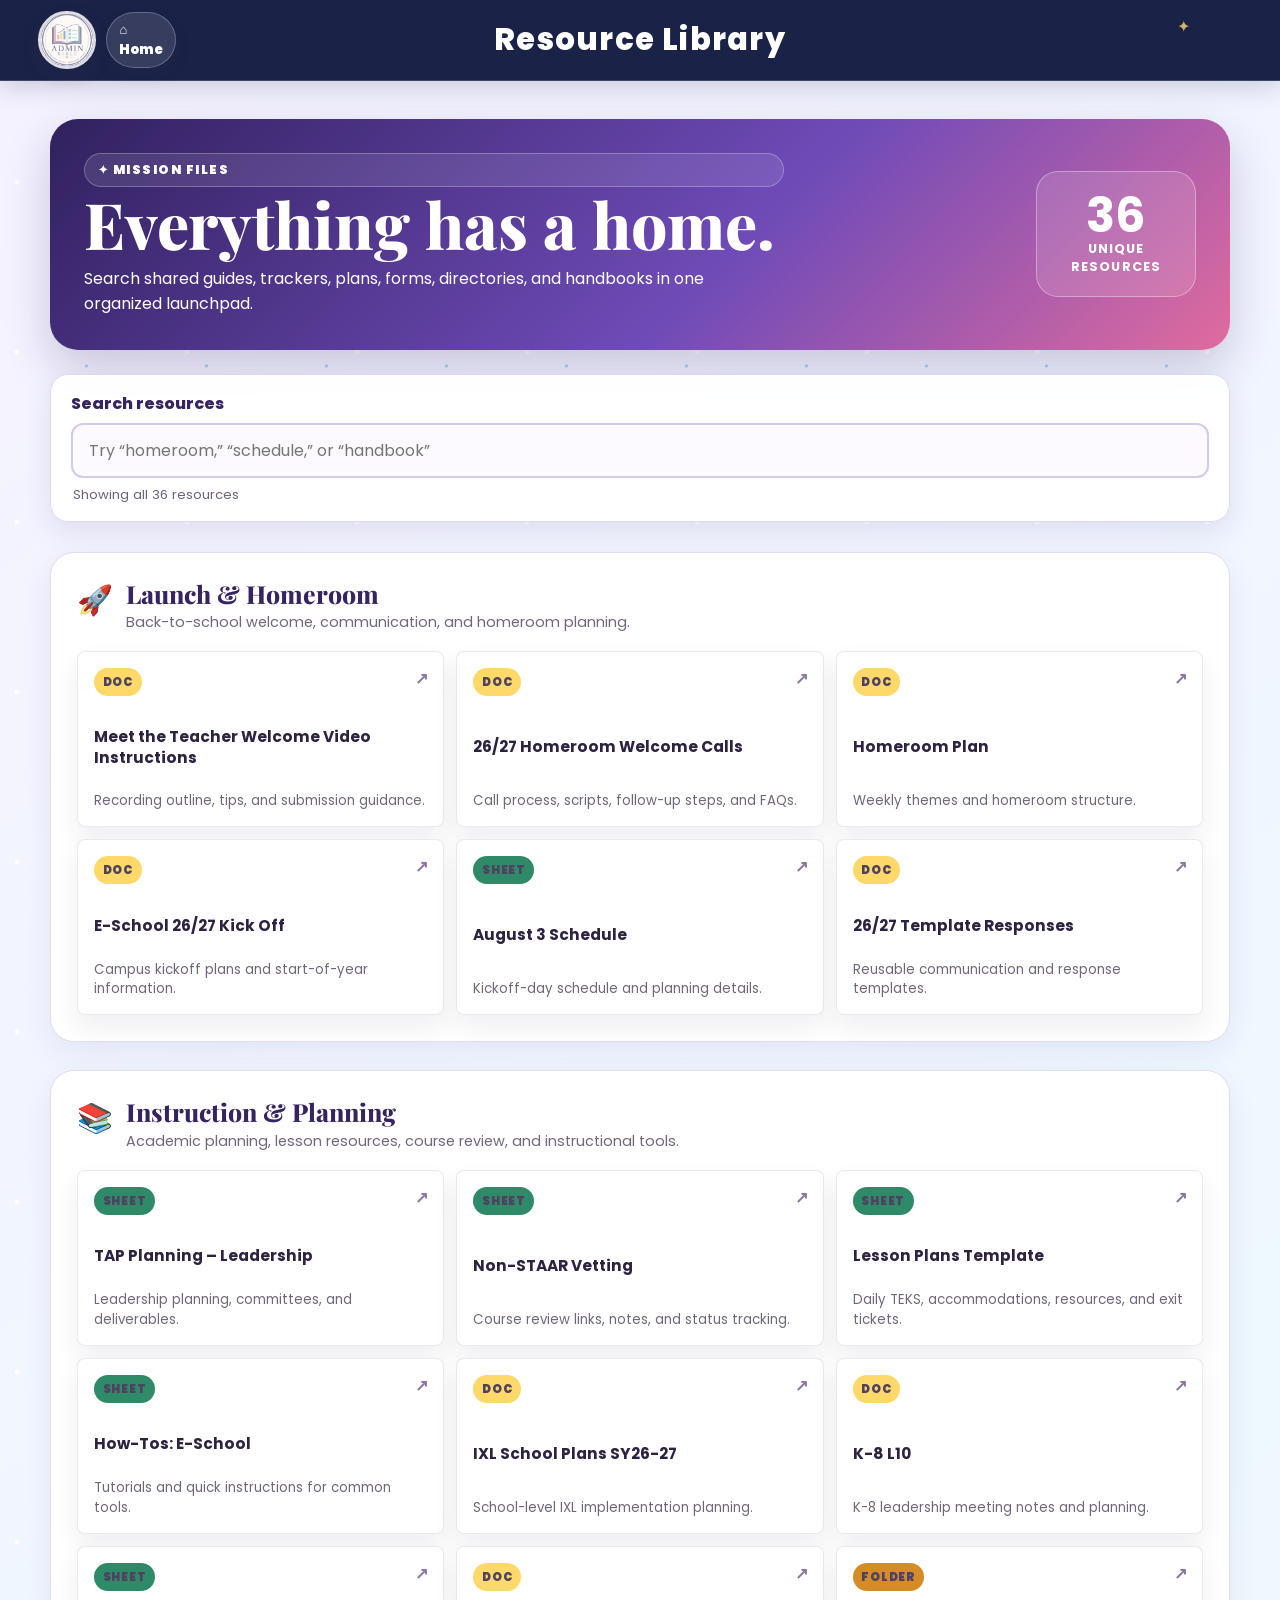
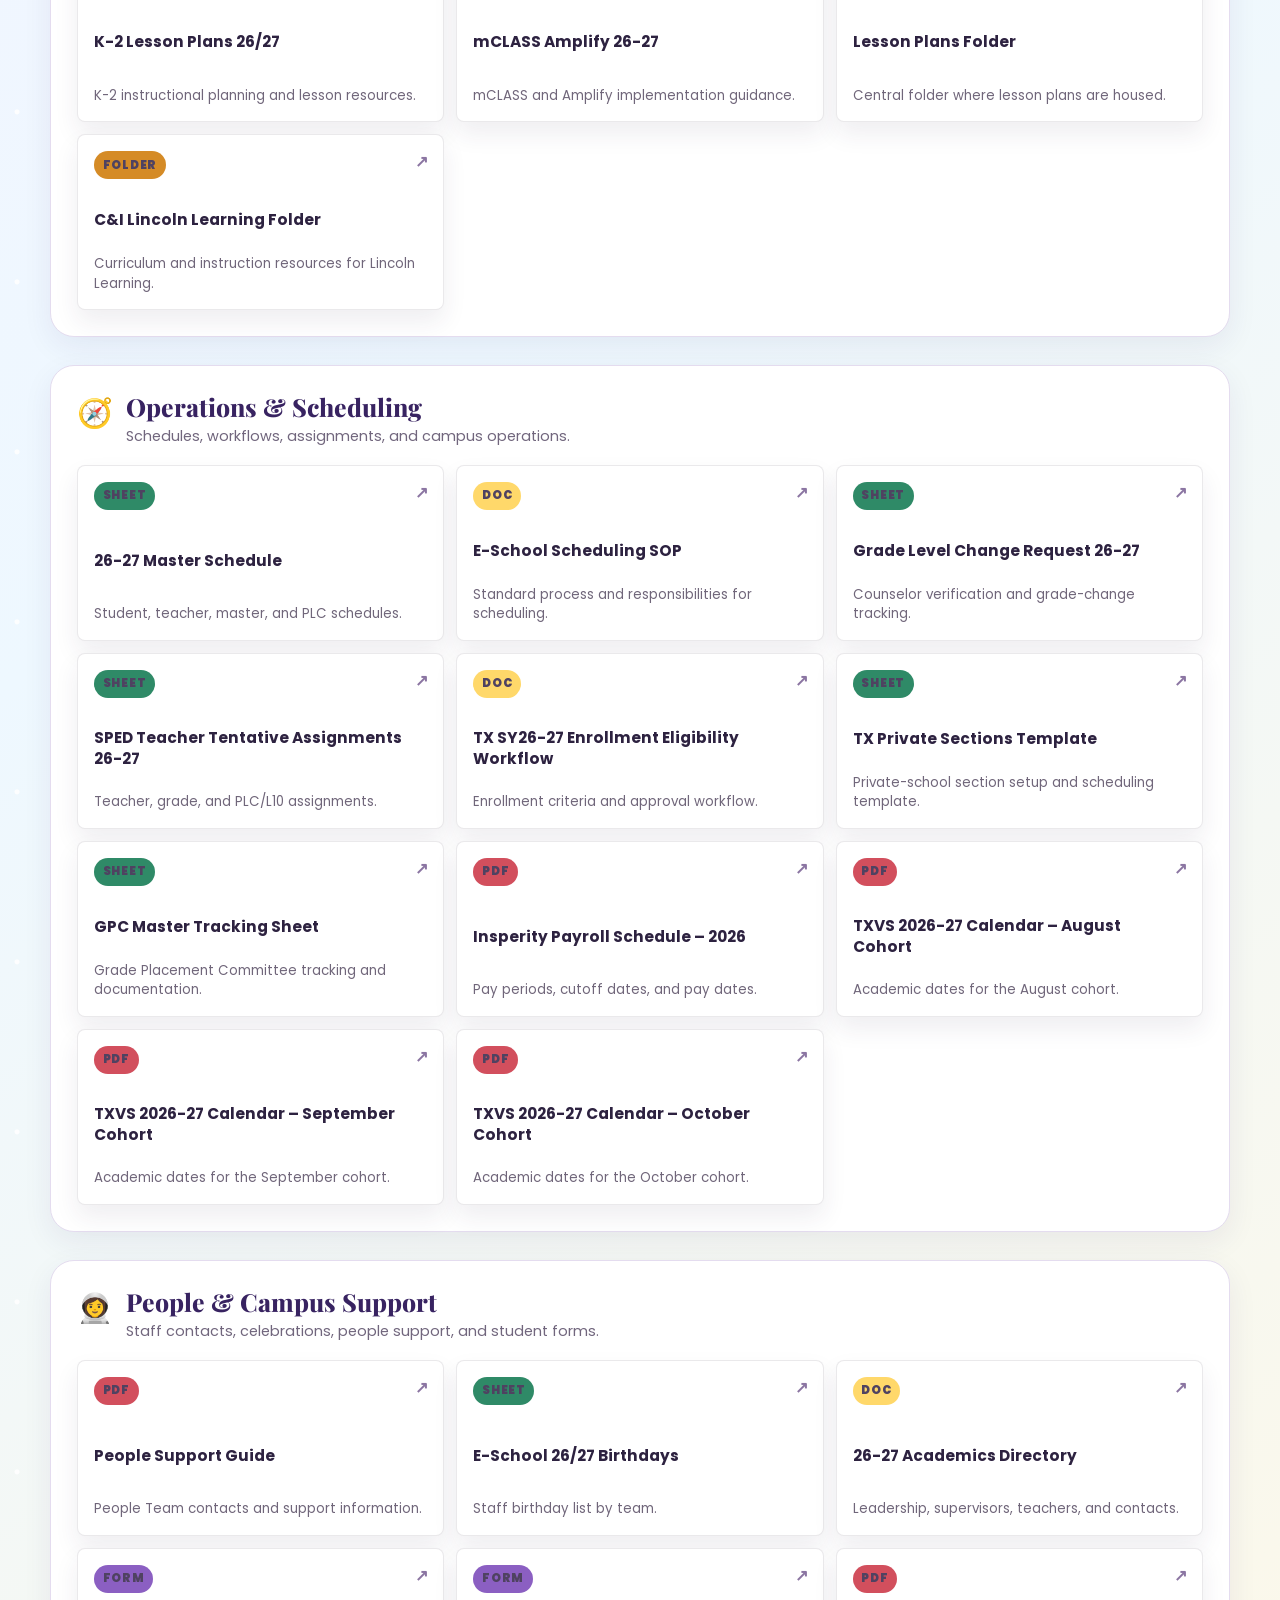
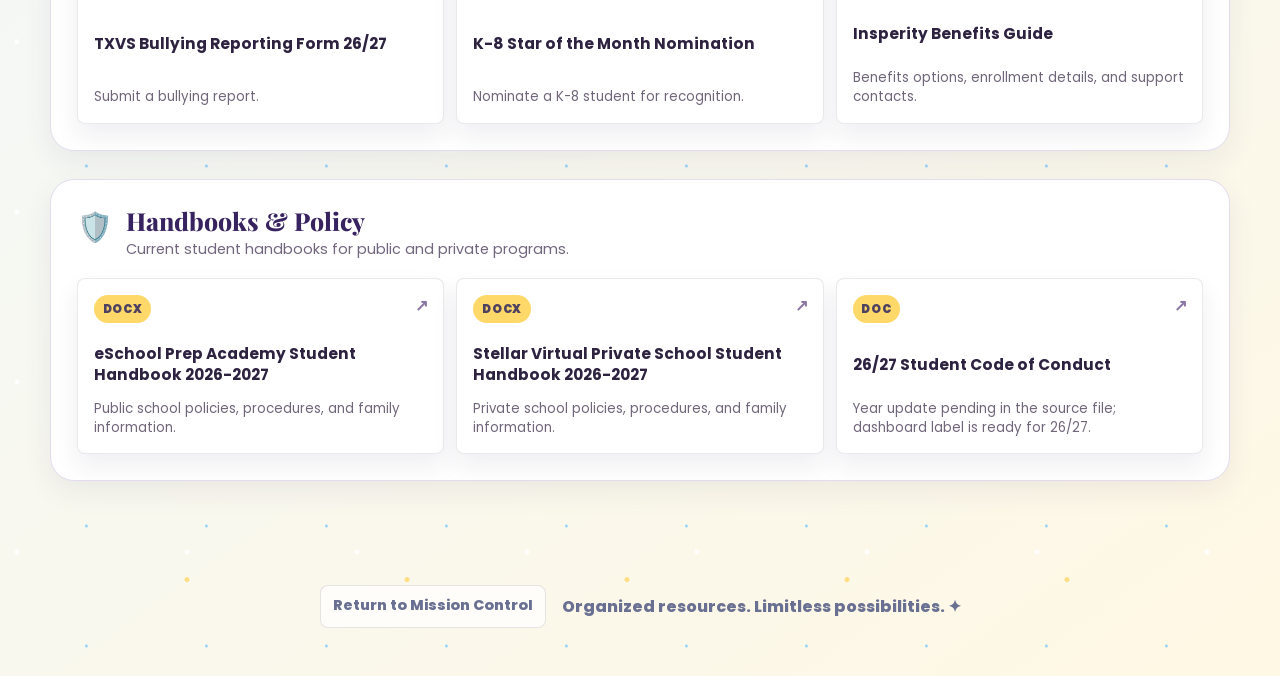
<file: resources.html>
<!doctype html>
<html lang="en">
<head>
  <meta charset="UTF-8"><meta name="viewport" content="width=device-width,initial-scale=1">
  <title>Resource Library | Admin Mission Control</title>
  <link rel="preconnect" href="https://fonts.googleapis.com"><link rel="preconnect" href="https://fonts.gstatic.com" crossorigin>
  <link href="https://fonts.googleapis.com/css2?family=Playfair+Display:wght@700;800&family=Poppins:wght@400;500;600;700;800;900&display=swap" rel="stylesheet">
  <link rel="stylesheet" href="styles.css">
</head>
<body>
  <header class="site-header" id="home"><div class="brand-group"><a class="brand" href="index.html" aria-label="Admin Bible home"><img src="assets/admin-bible-logo.png" alt="Admin Bible logo"></a><a class="home-pill" href="index.html">⌂ Home</a></div><div class="header-welcome">Resource Library</div><div class="header-spacer" aria-hidden="true"></div></header>
  <main class="resource-page">
    <section class="resource-hero"><div><p class="mission-label">✦ Mission Files</p><h1>Everything has a home.</h1><p>Search shared guides, trackers, plans, forms, directories, and handbooks in one organized launchpad.</p></div><div class="resource-count"><strong>36</strong><span>unique resources</span></div></section>
    <section class="resource-controls"><label for="resource-search">Search resources</label><input id="resource-search" type="search" placeholder="Try “homeroom,” “schedule,” or “handbook”" autocomplete="off"><p id="resource-results" aria-live="polite">Showing all 36 resources</p></section>
    <div class="resource-sections">

      <section class="resource-group" id="launch-homeroom" data-group><div class="resource-group-heading"><span>🚀</span><div><h2>Launch & Homeroom</h2><p>Back-to-school welcome, communication, and homeroom planning.</p></div></div><div class="resource-grid">
        <a class="resource-card" data-resource href="https://docs.google.com/document/d/10C_iWouyAG6m14QRIoNmxkbCyo2F6jzZZSqPnMEMInk/edit?usp=sharing" target="_blank" rel="noopener"><span class="file-badge">DOC</span><strong>Meet the Teacher Welcome Video Instructions</strong><small>Recording outline, tips, and submission guidance.</small></a>
        <a class="resource-card" data-resource href="https://docs.google.com/document/d/1-fBJSHnkOO2YnCemtB_jZ2ZFDqLZYA0zhMY-C6bsn_I/edit?tab=t.0#heading=h.pjvacp2nebhl" target="_blank" rel="noopener"><span class="file-badge">DOC</span><strong>26/27 Homeroom Welcome Calls</strong><small>Call process, scripts, follow-up steps, and FAQs.</small></a>
        <a class="resource-card" data-resource href="https://docs.google.com/document/d/1V3sR8iROYRfuTsuDhpiVnPxIZNypPdtiHWXbjvtvya4/edit?usp=drive_link" target="_blank" rel="noopener"><span class="file-badge">DOC</span><strong>Homeroom Plan</strong><small>Weekly themes and homeroom structure.</small></a>
        <a class="resource-card" data-resource href="https://docs.google.com/document/d/1uhqfpwgiaZI2xmlzsIXIrWFSF6uZuXnQQxhCg6wML7E/edit?usp=drive_link" target="_blank" rel="noopener"><span class="file-badge">DOC</span><strong>E-School 26/27 Kick Off</strong><small>Campus kickoff plans and start-of-year information.</small></a>
        <a class="resource-card" data-resource href="https://docs.google.com/spreadsheets/d/1htY0bwVfWsYbPkMxaP_eKk39m7fcluvanBlNVd0kZho/edit?usp=drive_link" target="_blank" rel="noopener"><span class="file-badge sheet">SHEET</span><strong>August 3 Schedule</strong><small>Kickoff-day schedule and planning details.</small></a>
        <a class="resource-card" data-resource href="https://docs.google.com/document/d/1rSKxqGe2WWg3yn6co1MqxJXj19F0XNjonx1PtoDEdII/edit?usp=drive_link" target="_blank" rel="noopener"><span class="file-badge">DOC</span><strong>26/27 Template Responses</strong><small>Reusable communication and response templates.</small></a>
      </div></section>

      <section class="resource-group" id="instruction-planning" data-group><div class="resource-group-heading"><span>📚</span><div><h2>Instruction & Planning</h2><p>Academic planning, lesson resources, course review, and instructional tools.</p></div></div><div class="resource-grid">
        <a class="resource-card" data-resource href="https://docs.google.com/spreadsheets/d/1fny3hlguEljGp9MwkU3FTx3o9DJOVlBbCM6jzT1C9zc/edit?gid=0#gid=0" target="_blank" rel="noopener"><span class="file-badge sheet">SHEET</span><strong>TAP Planning – Leadership</strong><small>Leadership planning, committees, and deliverables.</small></a>
        <a class="resource-card" data-resource href="https://docs.google.com/spreadsheets/d/1fZ4mzPOP_HUZX18lZZIzb1f2ImcJoKNFOE1g7Qk5Kz8/edit?usp=drive_link" target="_blank" rel="noopener"><span class="file-badge sheet">SHEET</span><strong>Non-STAAR Vetting</strong><small>Course review links, notes, and status tracking.</small></a>
        <a class="resource-card" data-resource href="https://docs.google.com/spreadsheets/d/1LdqYbwHgkRLaBtoo7UYGqIpxdaAkn38WXg_GjU1q0uo/edit?usp=drive_link" target="_blank" rel="noopener"><span class="file-badge sheet">SHEET</span><strong>Lesson Plans Template</strong><small>Daily TEKS, accommodations, resources, and exit tickets.</small></a>
        <a class="resource-card" data-resource href="https://docs.google.com/spreadsheets/d/1yagfYXzF5Ytr99YbHuqy4Srq18tgJn2n2kVE0cyPbyQ/edit?usp=drive_link" target="_blank" rel="noopener"><span class="file-badge sheet">SHEET</span><strong>How-Tos: E-School</strong><small>Tutorials and quick instructions for common tools.</small></a>
        <a class="resource-card" data-resource href="https://docs.google.com/document/d/1R6d8_XxSZqjJSBLDjLWavoZgG_wRA1Yhgs0h9Qpa83E/edit?usp=drive_link" target="_blank" rel="noopener"><span class="file-badge">DOC</span><strong>IXL School Plans SY26-27</strong><small>School-level IXL implementation planning.</small></a>
        <a class="resource-card" data-resource href="https://docs.google.com/document/d/1MrfgPOEcTAre4vqlBy3t6pmVZScstGvHQNBK4sf4T8Y/edit?tab=t.vae6x0ws6mfx" target="_blank" rel="noopener"><span class="file-badge">DOC</span><strong>K-8 L10</strong><small>K-8 leadership meeting notes and planning.</small></a>
        <a class="resource-card" data-resource href="https://docs.google.com/spreadsheets/d/1530sRT5KSm1UO_uGe33B-Ic-oHm8NCmlPw_oZ40zrUk/edit?usp=drive_link" target="_blank" rel="noopener"><span class="file-badge sheet">SHEET</span><strong>K-2 Lesson Plans 26/27</strong><small>K-2 instructional planning and lesson resources.</small></a>
        <a class="resource-card" data-resource href="https://docs.google.com/document/d/150P5sadOPgs2zqEJ5iB1-IgFady1JecE6XMTRNN9cMY/edit?usp=drive_link" target="_blank" rel="noopener"><span class="file-badge">DOC</span><strong>mCLASS Amplify 26-27</strong><small>mCLASS and Amplify implementation guidance.</small></a>
        <a class="resource-card" data-resource href="https://drive.google.com/drive/folders/1fKDushjR8RHBzRLjbXOun9EtcorZSUfx?usp=drive_link" target="_blank" rel="noopener"><span class="file-badge folder">FOLDER</span><strong>Lesson Plans Folder</strong><small>Central folder where lesson plans are housed.</small></a>
        <a class="resource-card" data-resource href="https://drive.google.com/drive/folders/18y05Wkbye-xfWmTlvem7fX5SXz6PnsHR" target="_blank" rel="noopener"><span class="file-badge folder">FOLDER</span><strong>C&amp;I Lincoln Learning Folder</strong><small>Curriculum and instruction resources for Lincoln Learning.</small></a>
      </div></section>

      <section class="resource-group" id="operations-scheduling" data-group><div class="resource-group-heading"><span>🧭</span><div><h2>Operations & Scheduling</h2><p>Schedules, workflows, assignments, and campus operations.</p></div></div><div class="resource-grid">
        <a class="resource-card" data-resource href="https://docs.google.com/spreadsheets/d/1V1s4lOYubmC3BcCa3NJfqaN1SH0mxbdMl87Lf76k5Tg/edit?usp=drive_link" target="_blank" rel="noopener"><span class="file-badge sheet">SHEET</span><strong>26-27 Master Schedule</strong><small>Student, teacher, master, and PLC schedules.</small></a>
        <a class="resource-card" data-resource href="https://docs.google.com/document/d/1DNv3u57FWoALYR5qpjvh6eKTSgKYWa4Z0ob2BFa9yKU/edit?usp=drive_link" target="_blank" rel="noopener"><span class="file-badge">DOC</span><strong>E-School Scheduling SOP</strong><small>Standard process and responsibilities for scheduling.</small></a>
        <a class="resource-card" data-resource href="https://docs.google.com/spreadsheets/d/1BmiQrSy6XZ-ID62dHh9iMlbcgpRQYbZib9HS4f5Xoyo/edit?usp=drive_link" target="_blank" rel="noopener"><span class="file-badge sheet">SHEET</span><strong>Grade Level Change Request 26-27</strong><small>Counselor verification and grade-change tracking.</small></a>
        <a class="resource-card" data-resource href="https://docs.google.com/spreadsheets/d/17-AC3X6IxZ9o6x1x4gb0EYYCUJu7IhXIu5FRVPzV33Q/edit?usp=drive_link" target="_blank" rel="noopener"><span class="file-badge sheet">SHEET</span><strong>SPED Teacher Tentative Assignments 26-27</strong><small>Teacher, grade, and PLC/L10 assignments.</small></a>
        <a class="resource-card" data-resource href="https://docs.google.com/document/d/1rSnLnxsXgQiYjLj7N8J2a91O7RkbtEHK91h9wCNjPJU/edit?usp=drive_link" target="_blank" rel="noopener"><span class="file-badge">DOC</span><strong>TX SY26-27 Enrollment Eligibility Workflow</strong><small>Enrollment criteria and approval workflow.</small></a>
        <a class="resource-card" data-resource href="https://docs.google.com/spreadsheets/d/1keau5iDHw9QaPUdeMZoFwoAqWEAotifi/edit?usp=drive_link&ouid=109422706267161616181&rtpof=true&sd=true" target="_blank" rel="noopener"><span class="file-badge sheet">SHEET</span><strong>TX Private Sections Template</strong><small>Private-school section setup and scheduling template.</small></a>
        <a class="resource-card" data-resource href="https://docs.google.com/spreadsheets/d/1fhA6Z7EIVEbCrPtn0RZJsfu6ew-zIBuHRrXZyne-gm8/edit?usp=drive_link" target="_blank" rel="noopener"><span class="file-badge sheet">SHEET</span><strong>GPC Master Tracking Sheet</strong><small>Grade Placement Committee tracking and documentation.</small></a>
        <a class="resource-card" data-resource href="https://drive.google.com/file/d/1QBsLVw4yWnTP-SUaj58wvG1vdg3QE5z_/view?usp=drive_link" target="_blank" rel="noopener"><span class="file-badge pdf">PDF</span><strong>Insperity Payroll Schedule – 2026</strong><small>Pay periods, cutoff dates, and pay dates.</small></a>
        <a class="resource-card" data-resource href="https://drive.google.com/file/d/18uc69WyOO0QUsLQryx5c5CqkfLU69GG8/view?usp=drive_link" target="_blank" rel="noopener"><span class="file-badge pdf">PDF</span><strong>TXVS 2026-27 Calendar – August Cohort</strong><small>Academic dates for the August cohort.</small></a>
        <a class="resource-card" data-resource href="https://drive.google.com/file/d/1g6ALESA2Q4HoSKQizty0o5294tNPz-43/view?usp=drive_link" target="_blank" rel="noopener"><span class="file-badge pdf">PDF</span><strong>TXVS 2026-27 Calendar – September Cohort</strong><small>Academic dates for the September cohort.</small></a>
        <a class="resource-card" data-resource href="https://drive.google.com/file/d/18fDrLK_fVZ42aev0AyzaroNiyF8uZTEl/view?usp=drive_link" target="_blank" rel="noopener"><span class="file-badge pdf">PDF</span><strong>TXVS 2026-27 Calendar – October Cohort</strong><small>Academic dates for the October cohort.</small></a>
      </div></section>

      <section class="resource-group" id="people-support" data-group><div class="resource-group-heading"><span>👩‍🚀</span><div><h2>People & Campus Support</h2><p>Staff contacts, celebrations, people support, and student forms.</p></div></div><div class="resource-grid">
        <a class="resource-card" data-resource href="https://drive.google.com/file/d/1ctR_c02F89AzHJDKdtbrFSCiRQ3pNnhv/view?usp=drive_link" target="_blank" rel="noopener"><span class="file-badge pdf">PDF</span><strong>People Support Guide</strong><small>People Team contacts and support information.</small></a>
        <a class="resource-card" data-resource href="https://docs.google.com/spreadsheets/d/1r9UMChDoLi727FuZfMzMYQ21E9jsiRuk06rnyxsclY0/edit?usp=drive_link" target="_blank" rel="noopener"><span class="file-badge sheet">SHEET</span><strong>E-School 26/27 Birthdays</strong><small>Staff birthday list by team.</small></a>
        <a class="resource-card" data-resource href="https://docs.google.com/document/d/14X7LiPmyQ-U4mO8Vhgwl3RoqjSXMoWGKRv9NocBpR3k/edit?usp=drive_link" target="_blank" rel="noopener"><span class="file-badge">DOC</span><strong>26-27 Academics Directory</strong><small>Leadership, supervisors, teachers, and contacts.</small></a>
        <a class="resource-card" data-resource href="https://docs.google.com/forms/d/e/1FAIpQLScah3bVjjhcP8Ifs7BPnADotf4Er2h_CGgASqpDHoQztXJRBA/viewform" target="_blank" rel="noopener"><span class="file-badge form">FORM</span><strong>TXVS Bullying Reporting Form 26/27</strong><small>Submit a bullying report.</small></a>
        <a class="resource-card" data-resource href="https://docs.google.com/forms/d/e/1FAIpQLSdBgrgoyrgkhki9UC-xHW4nkENxDdz_ItSv7qbn1lailYJulQ/viewform" target="_blank" rel="noopener"><span class="file-badge form">FORM</span><strong>K-8 Star of the Month Nomination</strong><small>Nominate a K-8 student for recognition.</small></a>
        <a class="resource-card" data-resource href="https://drive.google.com/file/d/1gbUjrtd7LupSfXuMjP_6I2U4UZgWyBbg/view?usp=drive_link" target="_blank" rel="noopener"><span class="file-badge pdf">PDF</span><strong>Insperity Benefits Guide</strong><small>Benefits options, enrollment details, and support contacts.</small></a>
      </div></section>

      <section class="resource-group" id="handbooks-policy" data-group><div class="resource-group-heading"><span>🛡️</span><div><h2>Handbooks & Policy</h2><p>Current student handbooks for public and private programs.</p></div></div><div class="resource-grid">
        <a class="resource-card" data-resource href="https://docs.google.com/document/d/1OQdiq6Sj1md1LEnwzafnAumPdavq0Exh/edit?usp=sharing&ouid=109422706267161616181&rtpof=true&sd=true" target="_blank" rel="noopener"><span class="file-badge">DOCX</span><strong>eSchool Prep Academy Student Handbook 2026-2027</strong><small>Public school policies, procedures, and family information.</small></a>
        <a class="resource-card" data-resource href="https://docs.google.com/document/d/1HQg9SaO7n6EbHY31AwdicPSVj8S1bW2Y/edit?usp=drive_link&ouid=109422706267161616181&rtpof=true&sd=true" target="_blank" rel="noopener"><span class="file-badge">DOCX</span><strong>Stellar Virtual Private School Student Handbook 2026-2027</strong><small>Private school policies, procedures, and family information.</small></a>
        <a class="resource-card" data-resource href="https://docs.google.com/document/d/1dKs-8bqZQKExstK8H5gjhVlUxRpjNATy1fJgHeYDFXk/edit?usp=drive_link" target="_blank" rel="noopener"><span class="file-badge">DOC</span><strong>26/27 Student Code of Conduct</strong><small>Year update pending in the source file; dashboard label is ready for 26/27.</small></a>
      </div></section>

    </div>
    <p class="no-resource-results" id="no-resource-results" hidden>No resources match that search. Try a shorter word.</p>
  </main>
  <footer><a href="index.html">Return to Mission Control</a><p>Organized resources. Limitless possibilities. ✦</p></footer>
  <script>
    const search=document.querySelector('#resource-search'),cards=[...document.querySelectorAll('[data-resource]')],groups=[...document.querySelectorAll('[data-group]')],results=document.querySelector('#resource-results'),empty=document.querySelector('#no-resource-results');
    search.addEventListener('input',()=>{const q=search.value.trim().toLowerCase();let visible=0;cards.forEach(card=>{const match=card.textContent.toLowerCase().includes(q);card.hidden=!match;if(match)visible++});groups.forEach(group=>group.hidden=!group.querySelector('[data-resource]:not([hidden])'));results.textContent=q?`Showing ${visible} matching resource${visible===1?'':'s'}`:'Showing all 36 resources';empty.hidden=visible!==0});
  </script>
</body>
</html>
</file>
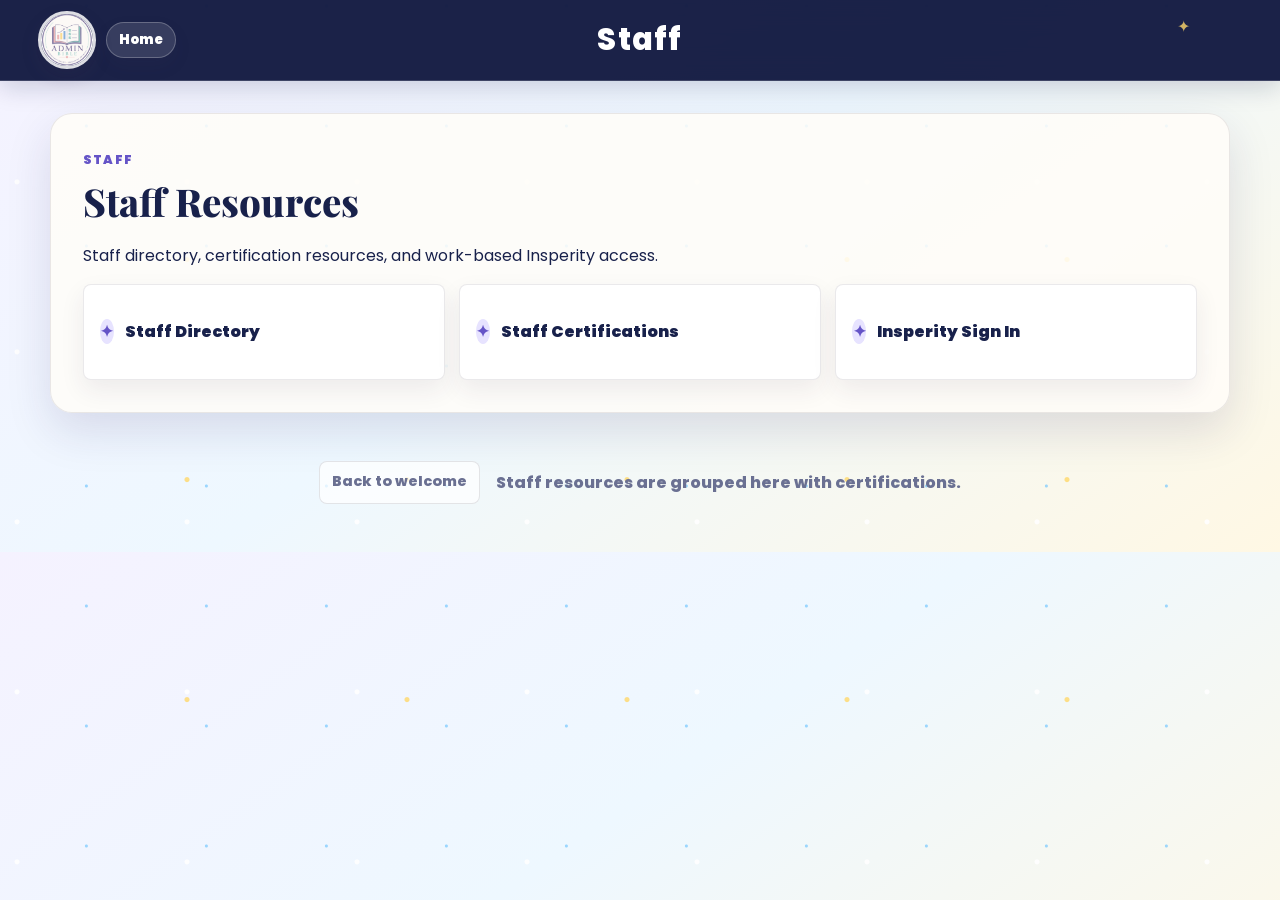
<file: staff.html>
<!doctype html>
<html lang="en">
  <head>
    <meta charset="UTF-8" />
    <meta name="viewport" content="width=device-width, initial-scale=1.0" />
    <title>Staff | Admin Bible Site</title>
    <link rel="preconnect" href="https://fonts.googleapis.com" />
    <link rel="preconnect" href="https://fonts.gstatic.com" crossorigin />
    <link href="https://fonts.googleapis.com/css2?family=Playfair+Display:wght@700;800&family=Poppins:wght@400;500;600;700;800;900&display=swap" rel="stylesheet" />
    <link rel="stylesheet" href="styles.css" />
  </head>
  <body>
    <header class="site-header" id="home"><div class="brand-group"><a class="brand" href="index.html" aria-label="Admin Bible Site home"><img src="assets/admin-bible-logo.png" alt="Admin Bible logo" /></a><a class="home-pill" href="index.html">Home</a></div><div class="header-welcome">Staff</div><div class="header-spacer" aria-hidden="true"></div></header>
    <main class="standalone-page">
      <section class="section staff-page" id="staff">
        <div class="section-title">
          <span>Staff</span>
          <h2>Staff Resources</h2>
          <p>Staff directory, certification resources, and work-based Insperity access.</p>
        </div>
        <div class="link-grid three">
          <a id="staff-directory" href="https://docs.google.com/spreadsheets/d/1S_uup6meGHMPmkJajN2_f2ETYR63f5MObbsqPZKWcNI/edit?usp=sharing" target="_blank" rel="noopener">Staff Directory</a>
          <a id="staff-certifications" href="#staff-certifications">Staff Certifications</a>
          <a href="https://passport.insperity.com/SecureAuth15/SecureAuth.aspx?wa=wsignin1.0&amp;wtrealm=urn%3asp.PCMS&amp;wctx=rm%3d0%26id%3dpassive%26ru%3d%252fcs%252fnsp%252findex&amp;wct=2026-02-11T18%3a27%3a10Z&amp;wreply=https%3a%2f%2fportal.insperity.com%2fcs%2fnsp%2findex" target="_blank" rel="noopener">Insperity Sign In</a>
        </div>
      </section>
    </main>
    <footer>
      <a href="index.html">Back to welcome</a>
      <p>Staff resources are grouped here with certifications.</p>
    </footer>
  </body>
</html>
</file>
<file: styles.css>
:root {
  --pink: #edb9bb;
  --cream: #f1e8da;
  --mint: #8fd0c4;
  --yellow: #f6dfa0;
  --blue: #8eb7dc;
  --purple: #8177a4;
  --ink: #322b3f;
  --muted: #665b72;
  --paper: #fbf6ec;
  --white: #fffdf9;
  --shadow: 0 18px 45px rgba(57, 43, 77, .13);
}

* { box-sizing: border-box; }
html { scroll-behavior: smooth; }
body {
  margin: 0;
  color: var(--ink);
  font-family: 'Poppins', Arial, Helvetica, sans-serif;
  background: linear-gradient(135deg, #fff8ee 0%, #f7efe7 45%, #eef8f5 100%);
}
a { color: inherit; text-decoration: none; }

.site-header {
  position: sticky;
  top: 0;
  z-index: 10;
  display: grid;
  grid-template-columns: 4.5rem 1fr 4.5rem;
  align-items: center;
  gap: 1rem;
  padding: .7rem clamp(1rem, 3vw, 2.5rem);
  background: rgba(251, 246, 236, .92);
  border-bottom: 1px solid rgba(50, 43, 63, .1);
  backdrop-filter: blur(14px);
}
.brand { display: flex; align-items: center; justify-content: flex-start; font-weight: 900; }
.brand img {
  width: 3.6rem;
  height: 3.6rem;
  border-radius: 50%;
  object-fit: cover;
  box-shadow: 0 8px 18px rgba(57, 43, 77, .16);
}
.book-logo { display: none; }
nav { display: flex; flex-wrap: wrap; justify-content: flex-end; gap: .45rem; }
nav a, footer a {
  padding: .55rem .75rem;
  border: 1px solid rgba(50, 43, 63, .12);
  border-radius: 8px;
  background: rgba(255, 255, 255, .72);
  font-size: .9rem;
  font-weight: 800;
}

.hero {
  width: min(1180px, calc(100% - 2rem));
  margin: 2rem auto;
}
.tab-pink { background: var(--pink); }
.tab-cream { background: var(--cream); }
.tab-mint { background: var(--mint); }
.tab-yellow { background: var(--yellow); }
.tab-blue { background: var(--blue); }
.tab-purple { background: var(--purple); }

.hero-grid {
  display: grid;
  grid-template-columns: 1fr;
  gap: 1.4rem;
  margin-top: 1.4rem;
}
.welcome-card, .tab-board, .section {
  border: 1px solid rgba(50, 43, 63, .1);
  border-radius: 8px;
  background: rgba(255, 253, 249, .86);
  box-shadow: var(--shadow);
}
.welcome-card {
  display: grid;
  justify-items: center;
  text-align: center;
  min-height: auto;
  padding: clamp(2rem, 5vw, 4rem);
  background: var(--pink);
}
.eyebrow {
  margin: 0 0 .45rem;
  color: #6d4773;
  font-size: .82rem;
  font-weight: 900;
  letter-spacing: .12em;
  text-transform: uppercase;
}
h1, h2, h3, p { margin-top: 0; }
h1, h2 { font-family: 'Playfair Display', Georgia, serif; font-weight: 800; }
h1 {
  margin-bottom: 1rem;
  font-size: clamp(3.5rem, 8vw, 6.8rem);
  line-height: .95;
}
.welcome-title {
  margin: 0 0 .35rem;
  color: #322b3f;
  font-size: clamp(5.5rem, 12vw, 10rem);
  line-height: .82;
}
.site-name {
  margin: 0 0 1.3rem;
  color: #6d4773;
  font-family: 'Playfair Display', Georgia, serif;
  font-size: clamp(1.8rem, 3.4vw, 3rem);
  font-weight: 800;
}

.welcome-copy {
  max-width: 900px;
  color: #594c66;
  font-size: clamp(.82rem, 1.05vw, 1rem);
  line-height: 1.45;
}
.welcome-copy p {
  margin: 0 0 .72rem;
}
.welcome-copy p:last-child {
  margin-bottom: 0;
}
.primary-link {
  display: inline-flex;
  align-self: flex-start;
  margin-top: 2rem;
  padding: .85rem 1rem;
  border-radius: 8px;
  background: rgba(255, 255, 255, .75);
  font-weight: 900;
}
.tab-board { padding: clamp(1rem, 3vw, 2rem); }
.board-heading {
  padding: 1.4rem;
  color: white;
  background: var(--purple);
  border-radius: 8px;
}
.board-heading .eyebrow { color: #fff0c7; }
.board-heading h2 {
  margin-bottom: .4rem;
  font-size: clamp(2rem, 4vw, 3.4rem);
}
.board-heading p { margin-bottom: 0; color: #f8f0ff; font-size: 1.1rem; }
.tabs-grid {
  display: grid;
  grid-template-columns: repeat(3, minmax(0, 1fr));
  gap: 1rem;
  margin-top: 1rem;
}
.tab-card {
  min-height: 12rem;
  display: flex;
  flex-direction: column;
  justify-content: space-between;
  padding: 1.15rem;
  border: 1px solid rgba(50, 43, 63, .12);
  border-radius: 8px;
  box-shadow: 0 12px 24px rgba(57, 43, 77, .1);
}
.tab-card span {
  align-self: flex-start;
  padding: .45rem .6rem;
  border-radius: 999px;
  background: rgba(255, 255, 255, .66);
  font-size: .78rem;
  font-weight: 900;
  text-transform: uppercase;
}
.tab-card strong { display: block; margin: 1rem 0 .35rem; font-size: 1.55rem; }
.tab-card small { color: var(--muted); font-size: .98rem; line-height: 1.3; }
.tab-purple strong, .tab-purple small { color: white; }

.section {
  width: min(1180px, calc(100% - 2rem));
  margin: 1rem auto;
  padding: clamp(1rem, 3vw, 2rem);
  scroll-margin-top: 5.5rem;
}
.section-title span {
  color: #6d4773;
  font-size: .78rem;
  font-weight: 900;
  letter-spacing: .1em;
  text-transform: uppercase;
}
.section-title h2 { margin: .25rem 0 1rem; font-size: clamp(1.7rem, 3vw, 2.7rem); }
.link-grid {
  display: grid;
  grid-template-columns: repeat(4, minmax(0, 1fr));
  gap: .9rem;
}
.link-grid.three { grid-template-columns: repeat(3, minmax(0, 1fr)); }
.link-grid a, .overview-card div {
  min-height: 6rem;
  display: flex;
  align-items: center;
  padding: 1rem;
  border: 1px solid rgba(50, 43, 63, .1);
  border-radius: 8px;
  background: var(--white);
  box-shadow: 0 10px 24px rgba(57, 43, 77, .08);
  font-weight: 900;
}
.link-grid a::before {
  content: '';
  width: .85rem;
  aspect-ratio: 1;
  margin-right: .7rem;
  border-radius: 50%;
  background: var(--mint);
}
.overview-card {
  display: grid;
  grid-template-columns: repeat(4, minmax(0, 1fr));
  gap: .9rem;
}
.overview-card div { display: block; }
.overview-card b { display: block; margin-bottom: .45rem; }
.overview-card p { color: var(--muted); margin-bottom: 0; }
footer {
  display: flex;
  flex-wrap: wrap;
  justify-content: center;
  gap: 1rem;
  padding: 2rem 1rem 3rem;
  color: var(--muted);
  font-weight: 800;
}
footer p { margin: .55rem 0; }

@media (max-width: 920px) {
  .site-header, .hero-grid { display: grid; grid-template-columns: 1fr; }
  nav { justify-content: start; }
  .welcome-card { min-height: auto; }
  .tabs-grid, .link-grid, .link-grid.three, .overview-card { grid-template-columns: 1fr; }
}


.calendar-page {
  background: rgba(255, 253, 249, .92);
}
.calendar-page .section-title p {
  max-width: 760px;
  color: var(--muted);
  margin-top: -.4rem;
}
.calendar-preview-grid {
  display: grid;
  grid-template-columns: repeat(3, minmax(0, 1fr));
  gap: 1rem;
}
.calendar-card {
  overflow: hidden;
  border: 1px solid rgba(50, 43, 63, .12);
  border-radius: 8px;
  background: white;
  box-shadow: 0 14px 28px rgba(57, 43, 77, .1);
}
.calendar-image-link {
  display: block;
  background: var(--cream);
  border-bottom: 1px solid rgba(50, 43, 63, .1);
}
.calendar-image-link img {
  display: block;
  width: 100%;
  aspect-ratio: 1 / .78;
  object-fit: cover;
  object-position: top center;
}
.calendar-card-body {
  padding: 1rem;
}
.calendar-card-body span {
  display: inline-flex;
  margin-bottom: .55rem;
  padding: .35rem .55rem;
  border-radius: 999px;
  background: var(--yellow);
  color: #4f4261;
  font-size: .76rem;
  font-weight: 900;
  text-transform: uppercase;
}
.calendar-card-body h3 {
  margin-bottom: .8rem;
  font-size: 1.45rem;
}
.open-calendar {
  display: inline-flex;
  justify-content: center;
  width: 100%;
  padding: .75rem .9rem;
  border-radius: 8px;
  color: white;
  background: var(--purple);
  font-weight: 900;
}
@media (max-width: 920px) {
  .calendar-preview-grid { grid-template-columns: 1fr; }
  .calendar-image-link img { aspect-ratio: 1.2 / 1; }
}


.standalone-page {
  padding-top: 1rem;
}

.site-header nav { display: none; }

.header-welcome {
  justify-self: center;
  color: var(--ink);
  font-family: 'Playfair Display', Georgia, serif;
  font-size: clamp(2.1rem, 4vw, 4rem);
  font-weight: 800;
  line-height: .95;
}
.header-spacer { width: 4.5rem; height: 1px; }

.brand-group {
  display: flex;
  align-items: center;
  gap: .65rem;
}
.home-pill {
  display: inline-flex;
  align-items: center;
  justify-content: center;
  min-height: 2.25rem;
  padding: .45rem .75rem;
  border-radius: 999px;
  background: rgba(255, 255, 255, .78);
  border: 1px solid rgba(50, 43, 63, .12);
  color: var(--ink);
  font-size: .82rem;
  font-weight: 900;
  box-shadow: 0 8px 18px rgba(57, 43, 77, .08);
}


.calendar-overview-page {
  width: min(1280px, calc(100% - 2rem));
  margin: 2rem auto;
}
.overview-hero {
  display: grid;
  grid-template-columns: minmax(18rem, .7fr) 1.3fr;
  gap: 1rem;
  margin-bottom: 1rem;
}
.overview-intro-card, .overview-helper {
  border-radius: 8px;
  box-shadow: var(--shadow);
}
.overview-intro-card {
  padding: 1.6rem;
  color: white;
  background: var(--purple);
}
.overview-intro-card span {
  display: inline-flex;
  margin-bottom: 1rem;
  padding: .45rem .7rem;
  border-radius: 999px;
  background: rgba(255, 255, 255, .75);
  color: #2f2740;
  font-size: .8rem;
  font-weight: 900;
  text-transform: uppercase;
}
.overview-intro-card h1 {
  margin: 0 0 .7rem;
  font-family: 'Poppins', Arial, Helvetica, sans-serif;
  font-size: clamp(2rem, 4vw, 3.4rem);
  line-height: 1.05;
}
.overview-intro-card p {
  margin: 0;
  font-size: 1.15rem;
  line-height: 1.35;
}
.overview-helper {
  padding: 1.6rem;
  background: rgba(255, 253, 249, .9);
  border: 1px solid rgba(50, 43, 63, .1);
}
.overview-helper h2 {
  margin-bottom: .4rem;
  font-size: clamp(1.8rem, 3vw, 2.8rem);
}
.overview-helper p {
  max-width: 780px;
  margin-bottom: 0;
  color: var(--muted);
  line-height: 1.5;
}
.calendar-workspace {
  display: grid;
  grid-template-columns: 15rem minmax(0, 1fr);
  gap: 1rem;
  align-items: start;
}
.year-wall {
  display: grid;
  grid-template-columns: repeat(3, minmax(0, 1fr));
  gap: 1rem;
}
.month-card {
  min-height: 31rem;
  padding: 1rem;
  border-radius: 8px;
  color: white;
  box-shadow: 0 14px 28px rgba(57, 43, 77, .13);
  scroll-margin-top: 7rem;
}
.month-card h3 {
  margin: 0 0 .75rem;
  color: white;
  font-family: 'Poppins', Arial, Helvetica, sans-serif;
  font-size: 1.18rem;
  font-weight: 800;
  letter-spacing: .04em;
  text-transform: uppercase;
}
.mini-calendar {
  display: grid;
  grid-template-columns: repeat(5, 1fr);
  gap: 4px;
}
.mini-calendar span {
  min-height: 4.4rem;
  border: 1px solid rgba(255, 255, 255, .42);
  background: rgba(255, 255, 255, .08);
  border-radius: 4px;
}
.month-notes {
  display: grid;
  gap: .4rem;
  margin-top: 1rem;
}
.month-notes p {
  margin: 0;
  padding: .45rem .55rem;
  border-radius: 6px;
  background: rgba(255, 255, 255, .18);
  font-size: .82rem;
  font-weight: 700;
}
.m-jan { background: #9f3147; }
.m-feb { background: #ee8cab; }
.m-mar { background: #bf3d33; }
.m-apr { background: #ed8978; }
.m-may { background: #d7ac13; }
.m-jun { background: #efc96b; }
.m-jul { background: #33794d; }
.m-aug { background: #94b84d; }
.m-sep { background: #0a648a; }
.m-oct { background: #4d9ebe; }
.m-nov { background: #442257; }
.m-dec { background: #8d78a9; }
@media (max-width: 1050px) {
  .calendar-workspace { grid-template-columns: 1fr; }
  .calendar-key { position: static; grid-template-columns: repeat(2, minmax(0, 1fr)); }
  .year-wall { grid-template-columns: repeat(2, minmax(0, 1fr)); }
}
@media (max-width: 720px) {
  .overview-hero, .year-wall, .calendar-key { grid-template-columns: 1fr; }
  .month-card { min-height: auto; }
}

.mini-calendar .weekday {
  min-height: auto;
  aspect-ratio: auto;
  padding: .25rem 0;
  border: 0;
  background: rgba(255, 255, 255, .25);
  color: white;
  font-size: .68rem;
  font-weight: 900;
  text-align: center;
}
.mini-calendar .empty {
  background: rgba(255, 255, 255, .04);
}

.calendar-legend {
  display: flex;
  flex-wrap: wrap;
  gap: .7rem;
  margin: 0 0 1rem;
  padding: .85rem;
  border: 1px solid rgba(50, 43, 63, .1);
  border-radius: 8px;
  background: rgba(255, 253, 249, .9);
  box-shadow: 0 10px 24px rgba(57, 43, 77, .08);
}
.calendar-legend span {
  display: inline-flex;
  align-items: center;
  gap: .45rem;
  font-size: .86rem;
  font-weight: 900;
}
.legend-dot {
  width: .85rem;
  aspect-ratio: 1;
  border-radius: 999px;
  display: inline-block;
}

.event-day {
  color: #2f2740;
  font-weight: 900;
  border-color: rgba(255, 255, 255, .86) !important;
  box-shadow: inset 0 0 0 2px rgba(255, 255, 255, .45);
}
.closure { background: #efb0b8 !important; }
.return, .teacher { background: #f6dfa0 !important; }
.cohort { background: #8fd0c4 !important; }
.benchmark { background: #ffffff !important; color: #4f4261 !important; }
.month-notes p {
  min-height: 2.1rem;
}

.dayoff { background: #f4b13d !important; color: #2f2740 !important; }
.staffonly { background: #8177a4 !important; color: #ffffff !important; }
.studentonly { background: #8eb7dc !important; color: #233044 !important; }

.testing { background: #ef7d69 !important; color: #ffffff !important; }

.date-cell {
  position: relative;
  display: flex;
  flex-direction: column;
  gap: .18rem;
  padding: .25rem;
  overflow: hidden;
}
.date-cell b {
  font-size: .76rem;
  line-height: 1;
}
.date-cell em {
  display: block;
  font-style: normal;
  font-size: .55rem;
  line-height: 1.05;
  font-weight: 900;
}
.event-day:target {
  outline: 4px solid #ffffff;
  outline-offset: 3px;
}
.calendar-key {
  position: sticky;
  top: 6.2rem;
  display: grid;
  gap: .5rem;
  padding: 1rem;
  border: 1px solid rgba(50, 43, 63, .1);
  border-radius: 8px;
  background: rgba(255, 253, 249, .95);
  box-shadow: 0 10px 24px rgba(57, 43, 77, .08);
}
.calendar-key h2 {
  margin: 0 0 .25rem;
  font-size: 1.35rem;
}
.calendar-key a {
  display: flex;
  align-items: center;
  gap: .5rem;
  min-height: 2.25rem;
  padding: .45rem .55rem;
  border-radius: 8px;
  background: rgba(50, 43, 63, .045);
  font-size: .78rem;
  font-weight: 900;
}

.key-note {
  margin: 0 0 .5rem;
  padding: .65rem .7rem;
  border-radius: 8px;
  background: var(--cream);
  color: var(--muted);
  font-size: .72rem;
  font-weight: 700;
  line-height: 1.35;
}
.calendar-key a span {
  line-height: 1.15;
}
.calendar-key a small {
  color: var(--muted);
  font-size: .68rem;
  font-weight: 800;
}

.gpc-page .section-title p {
  max-width: 860px;
  color: var(--muted);
  line-height: 1.5;
}
.gpc-hero {
  background: rgba(255, 253, 249, .94);
}
.gpc-highlight-grid {
  display: grid;
  grid-template-columns: repeat(3, minmax(0, 1fr));
  gap: 1rem;
  margin-top: 1.2rem;
}
.gpc-highlight-grid div, .process-list article {
  padding: 1rem;
  border: 1px solid rgba(50, 43, 63, .1);
  border-radius: 8px;
  background: var(--white);
  box-shadow: 0 10px 24px rgba(57, 43, 77, .08);
}
.gpc-highlight-grid b, .process-list b {
  display: block;
  margin-bottom: .45rem;
}
.gpc-highlight-grid p, .process-list p {
  margin-bottom: 0;
  color: var(--muted);
  line-height: 1.45;
}
.resource-grid {
  display: grid;
  grid-template-columns: repeat(3, minmax(0, 1fr));
  gap: 1rem;
}
.resource-grid a {
  min-height: 11rem;
  display: flex;
  flex-direction: column;
  justify-content: space-between;
  padding: 1rem;
  border: 1px solid rgba(50, 43, 63, .1);
  border-radius: 8px;
  background: var(--white);
  box-shadow: 0 12px 24px rgba(57, 43, 77, .08);
}
.resource-grid span {
  align-self: flex-start;
  padding: .35rem .55rem;
  border-radius: 999px;
  background: var(--yellow);
  color: #4f4261;
  font-size: .72rem;
  font-weight: 900;
  text-transform: uppercase;
}
.resource-grid strong {
  display: block;
  margin: .85rem 0 .35rem;
  font-size: 1.15rem;
}
.resource-grid small {
  color: var(--muted);
  line-height: 1.35;
}
.process-list {
  display: grid;
  gap: .85rem;
}
@media (max-width: 920px) {
  .gpc-highlight-grid, .resource-grid { grid-template-columns: 1fr; }
}

.quick-links-page .section-title p,
.homepage-quick-links .section-title p {
  max-width: 860px;
  color: var(--muted);
  line-height: 1.5;
}
.homepage-quick-links {
  background: rgba(255, 253, 249, .94);
}
.quick-link-group {
  margin-top: 1.4rem;
}
.quick-link-group h3 {
  margin-bottom: .75rem;
  color: #4f4261;
  font-size: 1rem;
  font-weight: 900;
  text-transform: uppercase;
}
.quick-links-hero {
  background: var(--blue);
}
.quick-links-hero .section-title span,
.quick-links-hero .section-title h2,
.quick-links-hero .section-title p {
  color: #233044;
}
.quick-link-grid {
  display: grid;
  grid-template-columns: repeat(4, minmax(0, 1fr));
  gap: 1rem;
}
.quick-link-grid a {
  min-height: 11rem;
  display: flex;
  flex-direction: column;
  justify-content: space-between;
  padding: 1rem;
  border: 1px solid rgba(50, 43, 63, .1);
  border-radius: 8px;
  background: var(--white);
  box-shadow: 0 12px 24px rgba(57, 43, 77, .08);
}
.quick-link-grid span {
  align-self: flex-start;
  padding: .35rem .55rem;
  border-radius: 999px;
  background: var(--mint);
  color: #243f49;
  font-size: .72rem;
  font-weight: 900;
  text-transform: uppercase;
}
.quick-link-grid strong {
  display: block;
  margin: .85rem 0 .35rem;
  font-size: 1.15rem;
}
.quick-link-grid small {
  color: var(--muted);
  line-height: 1.35;
}
.quick-link-grid-feature {
  grid-template-columns: minmax(0, 1fr);
}
.quick-link-grid-feature a {
  min-height: 8rem;
}
@media (max-width: 1050px) {
  .quick-link-grid { grid-template-columns: repeat(2, minmax(0, 1fr)); }
}
@media (max-width: 720px) {
  .quick-link-grid { grid-template-columns: 1fr; }
}

/* 2026-2027: Learning Without Limits */
:root {
  --pink: #ffb8cf;
  --cream: #fff7dc;
  --mint: #86e5d0;
  --yellow: #ffd86a;
  --blue: #76c8ff;
  --purple: #7267d8;
  --ink: #18214b;
  --muted: #59618a;
  --paper: #f8f6ff;
  --white: #ffffff;
  --space: #182252;
  --space-deep: #0d153d;
  --shadow: 0 18px 45px rgba(35, 31, 91, .13);
}

body {
  background:
    radial-gradient(circle at 10% 7%, rgba(255,255,255,.9) 0 2px, transparent 3px),
    radial-gradient(circle at 85% 18%, rgba(255,216,106,.8) 0 2px, transparent 3px),
    radial-gradient(circle at 72% 5%, rgba(118,200,255,.7) 0 1px, transparent 2px),
    linear-gradient(145deg, #f5f2ff 0%, #eef8ff 48%, #fff8e4 100%);
  background-size: 170px 170px, 220px 220px, 120px 120px, auto;
}

.site-header {
  background: rgba(13, 21, 61, .94);
  border-bottom: 1px solid rgba(255,255,255,.16);
  box-shadow: 0 6px 24px rgba(13,21,61,.18);
}
.site-header::after { content: '✦'; position: absolute; right: 7%; top: 18%; color: var(--yellow); opacity: .8; }
.header-welcome { color: white; font-family: 'Poppins', sans-serif; font-size: clamp(1.2rem, 2.4vw, 2rem); letter-spacing: .04em; }
.brand img { border: 3px solid rgba(255,255,255,.85); }
.home-pill { color: white; background: rgba(255,255,255,.12); border-color: rgba(255,255,255,.24); }

.welcome-card {
  position: relative;
  overflow: hidden;
  min-height: 34rem;
  align-content: center;
  color: white;
  background:
    radial-gradient(circle at 16% 18%, rgba(255,255,255,.95) 0 2px, transparent 3px),
    radial-gradient(circle at 82% 25%, rgba(255,216,106,.9) 0 3px, transparent 4px),
    radial-gradient(circle at 72% 80%, rgba(134,229,208,.75) 0 2px, transparent 3px),
    linear-gradient(145deg, var(--space-deep), #3f377e 58%, #7257a5);
  border: 0;
  border-radius: 28px;
}
.welcome-card::before, .welcome-card::after { content: ''; position: absolute; border: 1px solid rgba(255,255,255,.2); border-radius: 50%; }
.welcome-card::before { width: 25rem; height: 25rem; left: -11rem; bottom: -15rem; }
.welcome-card::after { width: 18rem; height: 18rem; right: -8rem; top: -9rem; }
.mission-label { position: relative; z-index: 1; margin-bottom: 1rem; padding: .45rem .8rem; border: 1px solid rgba(255,255,255,.25); border-radius: 999px; background: rgba(255,255,255,.1); font-size: .78rem; font-weight: 900; letter-spacing: .12em; text-transform: uppercase; }
.theme-title { position: relative; z-index: 1; margin: 0; color: white; font-family: 'Poppins', sans-serif; font-size: clamp(3rem, 7.5vw, 6.2rem); line-height: .86; letter-spacing: -.06em; }
.theme-title em { color: var(--yellow); font-style: normal; }
.theme-kicker { position: relative; z-index: 1; margin: 1.5rem 0 1rem; color: var(--mint); font-size: clamp(.9rem, 2vw, 1.2rem); font-weight: 900; letter-spacing: .2em; text-transform: uppercase; }
.welcome-copy { position: relative; z-index: 1; max-width: 720px; color: #f2f2ff; font-size: 1rem; }
.space-orbit { position: absolute; inset: 0; pointer-events: none; }
.orbit-planet { position: absolute; top: 9%; right: 9%; font-size: clamp(3rem, 8vw, 6rem); transform: rotate(-10deg); }
.orbit-rocket { position: absolute; bottom: 12%; left: 8%; font-size: clamp(2.5rem, 6vw, 4.5rem); transform: rotate(-28deg); }
.orbit-star { position: absolute; top: 20%; left: 12%; color: var(--yellow); font-size: 2rem; }

.tab-board, .section, .calendar-card, .overview-helper, .calendar-key { border-radius: 22px; }
.tab-board { background: rgba(255,255,255,.84); }
.board-heading { position: relative; overflow: hidden; padding: 1.6rem; border-radius: 18px; background: linear-gradient(120deg, #5144aa, #7368da); }
.board-heading::after { content: '🪐'; position: absolute; right: 1.4rem; top: 50%; font-size: 3.5rem; transform: translateY(-50%); opacity: .7; }
.tab-card { position: relative; overflow: hidden; min-height: 13rem; border: 0; border-radius: 18px; transition: transform .2s ease, box-shadow .2s ease; }
.tab-card:hover, .tab-card:focus-visible, .quick-link-grid a:hover, .quick-link-grid a:focus-visible { transform: translateY(-5px); box-shadow: 0 18px 30px rgba(34,31,90,.18); outline: none; }
.tab-card i { position: absolute; right: 1rem; top: 1rem; font-size: 2.1rem; font-style: normal; }
.tab-card strong { max-width: 85%; }
.tab-purple { background: linear-gradient(145deg, #6258c4, #8176df); }

.section-title span, .eyebrow { color: #6554c7; }
.homepage-quick-links { background: rgba(255,255,255,.82); }
.quick-link-group h3 { display: inline-flex; padding: .35rem .7rem; border-radius: 999px; color: #4e4399; background: #eeebff; letter-spacing: .05em; }
.quick-link-grid a { position: relative; overflow: hidden; min-height: 12rem; border: 1px solid #e8e5f7; border-radius: 18px; transition: transform .2s ease, box-shadow .2s ease; }
.quick-link-grid a::after { content: ''; position: absolute; width: 5rem; height: 5rem; right: -2.2rem; bottom: -2.4rem; border-radius: 50%; background: #f0edff; }
.quick-link-grid i { font-size: 2rem; font-style: normal; }
.quick-link-grid span { background: #e5fbf5; color: #246353; }
.open-calendar, .overview-intro-card { background: linear-gradient(135deg, #5144aa, #7767dc); }
.link-grid a::before { content: '✦'; display: grid; place-items: center; background: #e7e3ff; color: #6554c7; }
footer { color: #6a7092; }

@media (max-width: 720px) {
  .site-header { grid-template-columns: 1fr auto; }
  .header-spacer { display: none; }
  .brand img { width: 3rem; height: 3rem; }
  .home-pill { display: none; }
  .welcome-card { min-height: 31rem; padding: 2rem 1.25rem; }
  .orbit-rocket { left: 3%; bottom: 6%; }
  .orbit-planet { right: 2%; top: 5%; }
  .board-heading::after { opacity: .25; }
}

/* Compact quick-link launch list */
main {
  display: flex;
  flex-direction: column;
}
.homepage-quick-links {
  order: -1;
  display: grid;
  grid-template-columns: repeat(3, minmax(0, 1fr));
  gap: 1rem;
  margin-top: 1.25rem;
  padding: 1.25rem;
}
.homepage-quick-links .section-title {
  grid-column: 1 / -1;
}
.homepage-quick-links .section-title h2 {
  margin-bottom: .25rem;
  font-size: clamp(1.55rem, 2.4vw, 2.15rem);
}
.homepage-quick-links .section-title p {
  margin-bottom: 0;
  font-size: .88rem;
}
.homepage-quick-links .quick-link-group {
  margin-top: 0;
}
.homepage-quick-links .quick-link-group h3 {
  margin-bottom: .55rem;
  font-size: .75rem;
}
.homepage-quick-links .quick-link-grid,
.homepage-quick-links .quick-link-grid-feature {
  display: flex;
  flex-direction: column;
  gap: .5rem;
}
.homepage-quick-links .quick-link-grid a {
  min-height: 4.6rem;
  display: grid;
  grid-template-columns: 2.15rem minmax(0, 1fr) auto;
  grid-template-rows: auto auto;
  column-gap: .65rem;
  align-items: center;
  padding: .65rem .75rem;
  border-radius: 13px;
}
.homepage-quick-links .quick-link-grid i {
  grid-column: 1;
  grid-row: 1 / 3;
  font-size: 1.45rem;
  text-align: center;
}
.homepage-quick-links .quick-link-grid span {
  grid-column: 3;
  grid-row: 1;
  padding: .2rem .4rem;
  font-size: .57rem;
}
.homepage-quick-links .quick-link-grid strong {
  grid-column: 2;
  grid-row: 1;
  margin: 0;
  font-size: .88rem;
  line-height: 1.2;
}
.homepage-quick-links .quick-link-grid small {
  grid-column: 2 / 4;
  grid-row: 2;
  font-size: .68rem;
  line-height: 1.25;
}
.homepage-quick-links .quick-link-grid a::after {
  width: 3.5rem;
  height: 3.5rem;
}

@media (max-width: 920px) {
  .homepage-quick-links { grid-template-columns: 1fr; }
  .homepage-quick-links .section-title { grid-column: 1; }
}

/* Resource library */
.resource-page { width: min(1180px, calc(100% - 32px)); margin: 0 auto; padding: 38px 0 72px; }
.resource-hero { display: flex; align-items: center; justify-content: space-between; gap: 30px; padding: 34px; border-radius: 28px; color: #fff; background: linear-gradient(135deg, #31215f, #6f4bb8 58%, #e06b9f); box-shadow: 0 18px 45px rgba(49,33,95,.22); }
.resource-hero h1 { margin: 3px 0 8px; font: 800 clamp(2.1rem, 5vw, 4rem)/1.05 "Playfair Display", serif; }
.resource-hero p { max-width: 700px; margin: 0; }
.resource-count { flex: 0 0 160px; display: grid; place-items: center; padding: 20px; border: 1px solid rgba(255,255,255,.35); border-radius: 22px; background: rgba(255,255,255,.13); text-align: center; }
.resource-count strong { font-size: 3rem; line-height: 1; }
.resource-count span { font-size: .8rem; font-weight: 700; text-transform: uppercase; letter-spacing: .08em; }
.resource-controls { position: sticky; top: 78px; z-index: 5; margin: 24px 0 30px; padding: 16px 20px; border: 1px solid #ded6ee; border-radius: 18px; background: rgba(255,255,255,.95); box-shadow: 0 10px 28px rgba(49,33,95,.1); backdrop-filter: blur(10px); }
.resource-controls label { display: block; margin-bottom: 7px; color: #382361; font-weight: 800; }
.resource-controls input { width: 100%; padding: 13px 16px; border: 2px solid #d7c9ec; border-radius: 12px; font: inherit; color: #2a2040; background: #fcfaff; }
.resource-controls input:focus { outline: 3px solid rgba(224,107,159,.2); border-color: #9a66c8; }
.resource-controls p { margin: 7px 2px 0; color: #6d617b; font-size: .82rem; }
.resource-sections { display: grid; gap: 28px; }
.resource-group { scroll-margin-top: 175px; padding: 26px; border: 1px solid #e4dcef; border-radius: 24px; background: #fff; box-shadow: 0 10px 30px rgba(49,33,95,.07); }
.resource-group-heading { display: flex; align-items: flex-start; gap: 13px; margin-bottom: 18px; }
.resource-group-heading > span { font-size: 1.8rem; }
.resource-group-heading h2 { margin: 0; color: #382361; font: 800 1.55rem/1.2 "Playfair Display", serif; }
.resource-group-heading p { margin: 4px 0 0; color: #71667d; font-size: .9rem; }
.resource-grid { display: grid; grid-template-columns: repeat(3, minmax(0,1fr)); gap: 12px; }
.resource-card { position: relative; display: flex; min-height: 128px; flex-direction: column; align-items: flex-start; gap: 7px; padding: 17px; border: 1px solid #e4dcef; border-radius: 16px; color: #2d2240; background: #fcfaff; text-decoration: none; transition: transform .18s ease, box-shadow .18s ease, border-color .18s ease; }
.resource-card:hover, .resource-card:focus-visible { transform: translateY(-3px); border-color: #b58bd2; box-shadow: 0 12px 24px rgba(73,48,113,.14); outline: none; }
.resource-card::after { content: "↗"; position: absolute; top: 14px; right: 15px; color: #8b75a2; font-weight: 900; }
.resource-card strong { padding-right: 18px; font-size: .96rem; line-height: 1.35; }
.resource-card small { color: #70667a; line-height: 1.45; }
.file-badge { display: inline-flex; padding: 4px 8px; border-radius: 999px; color: #fff; background: #6f4bb8; font-size: .64rem; font-weight: 900; letter-spacing: .06em; }
.file-badge.sheet { background: #2f8a67; } .file-badge.pdf { background: #d24f5d; } .file-badge.form { background: #8b5fc2; } .file-badge.folder { background: #d58b26; } .file-badge.locked { background: #766e7d; }
.access-needed { border-color: #e7d8b2; background: #fffcf4; } .access-needed .resource-card { background: #fffdf8; }
.no-resource-results { margin: 36px 0; padding: 24px; border-radius: 18px; background: #fff; text-align: center; font-weight: 700; }
[hidden] { display: none !important; }
@media (max-width: 900px) { .resource-grid { grid-template-columns: repeat(2,minmax(0,1fr)); } }
@media (max-width: 620px) { .resource-page { width: min(100% - 20px,1180px); padding-top: 20px; } .resource-hero { align-items: flex-start; flex-direction: column; padding: 25px; } .resource-count { width: 100%; box-sizing: border-box; } .resource-controls { top: 68px; } .resource-group { padding: 19px; } .resource-grid { grid-template-columns: 1fr; } }
</file>
